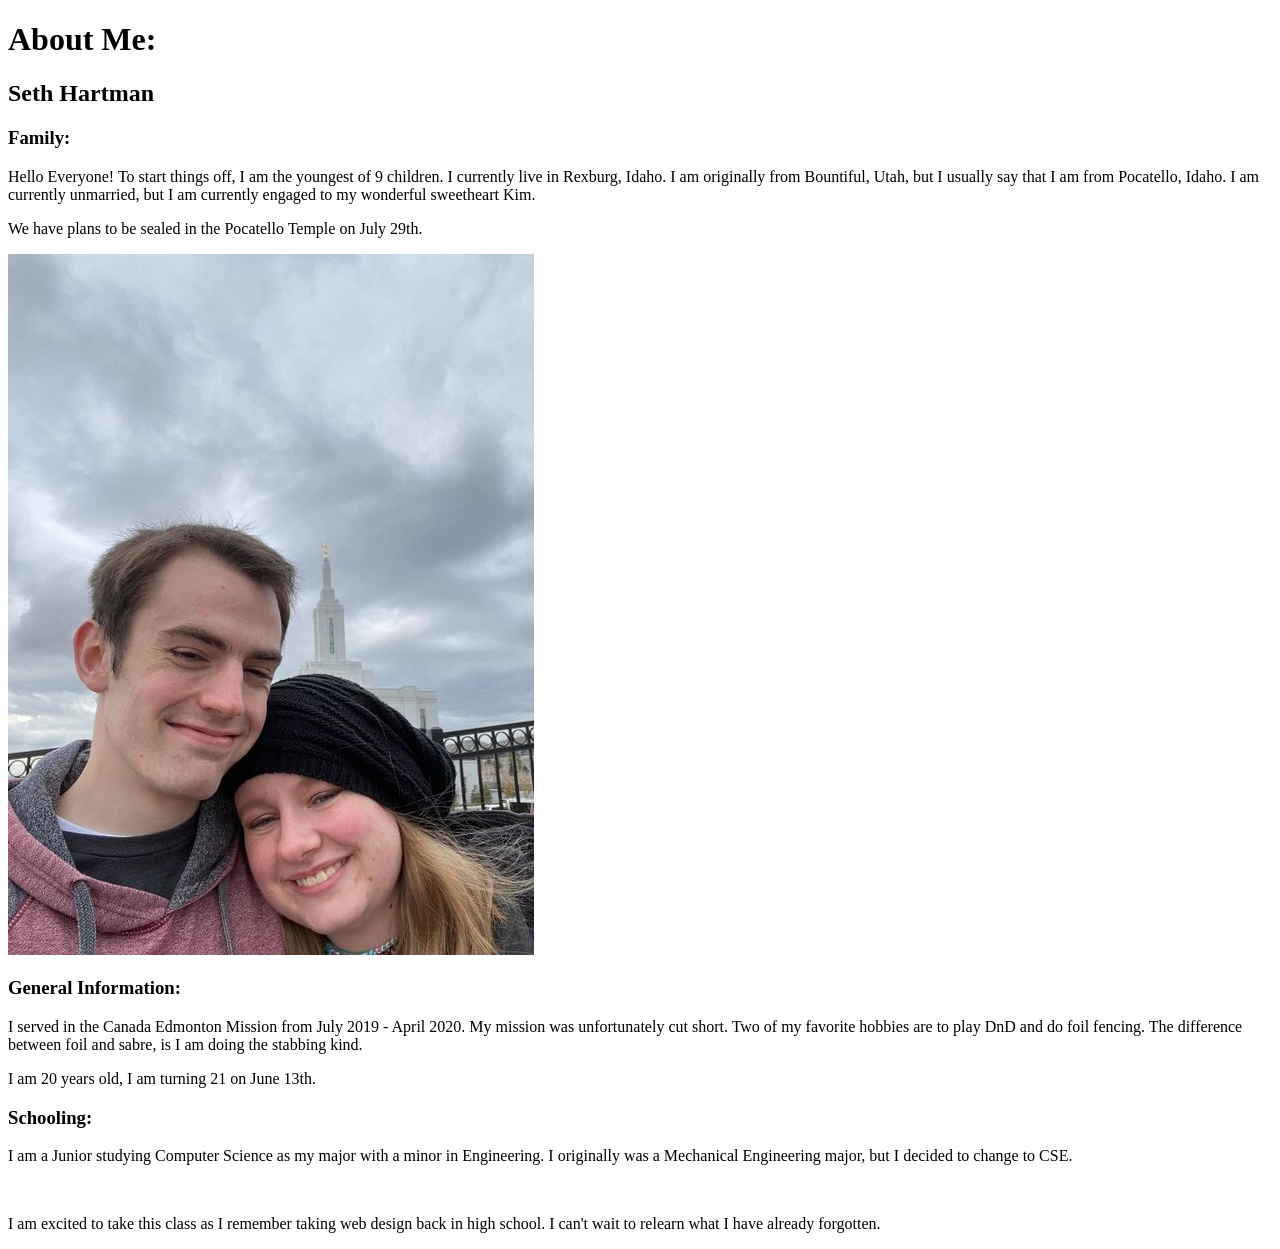
<file: About-Me/index.html>
<!DOCTYPE html>
<html lang="en">
<head>
    <meta charset="UTF-8">
    <meta http-equiv="X-UA-Compatible" content="IE=edge">
    <meta name="viewport" content="width=device-width, initial-scale=1.0">
    <title>Document</title>
</head>

<!--Main Body-->
    <body>
        <h1> About Me:</h1>
        <h2>
            Seth Hartman
        </h2>
        <h3>
            Family:
        </h3>
        <p>
            Hello Everyone! To start things off, I am the youngest of 9 children. I currently live
            in Rexburg, Idaho. I am originally from Bountiful, Utah, but I usually say that I am from Pocatello, Idaho. I am currently unmarried, but I am currently engaged to my wonderful sweetheart Kim. 
        </p>
        <p>   
            We have plans to be sealed in the Pocatello Temple on July 29th.
        </p>
        <img alt="Kim and I together" src="..\Images\Kim_and_I.jpg">
        <br>
        <h3>
            General Information:
        </h3>
        <p>
            I served in the Canada Edmonton Mission from July 2019 - April 2020. My mission was unfortunately cut short. Two of my favorite hobbies are to play DnD and do foil fencing. The difference between foil and sabre, is I am doing the stabbing kind.
        </p>
        <p>
            I am 20 years old, I am turning 21 on June 13th. 
        </p>
        <h3>
            Schooling:
        </h3>
        <p>
            I am a Junior studying Computer Science as my major with a minor in Engineering. I originally was a Mechanical Engineering major, but I decided to change to CSE.
        </p>
        <br>
        <p>
            I am excited to take this class as I remember taking web design back in high school. I can't wait to relearn what I have already forgotten.
        </p>
    </body>
</html>
</file>
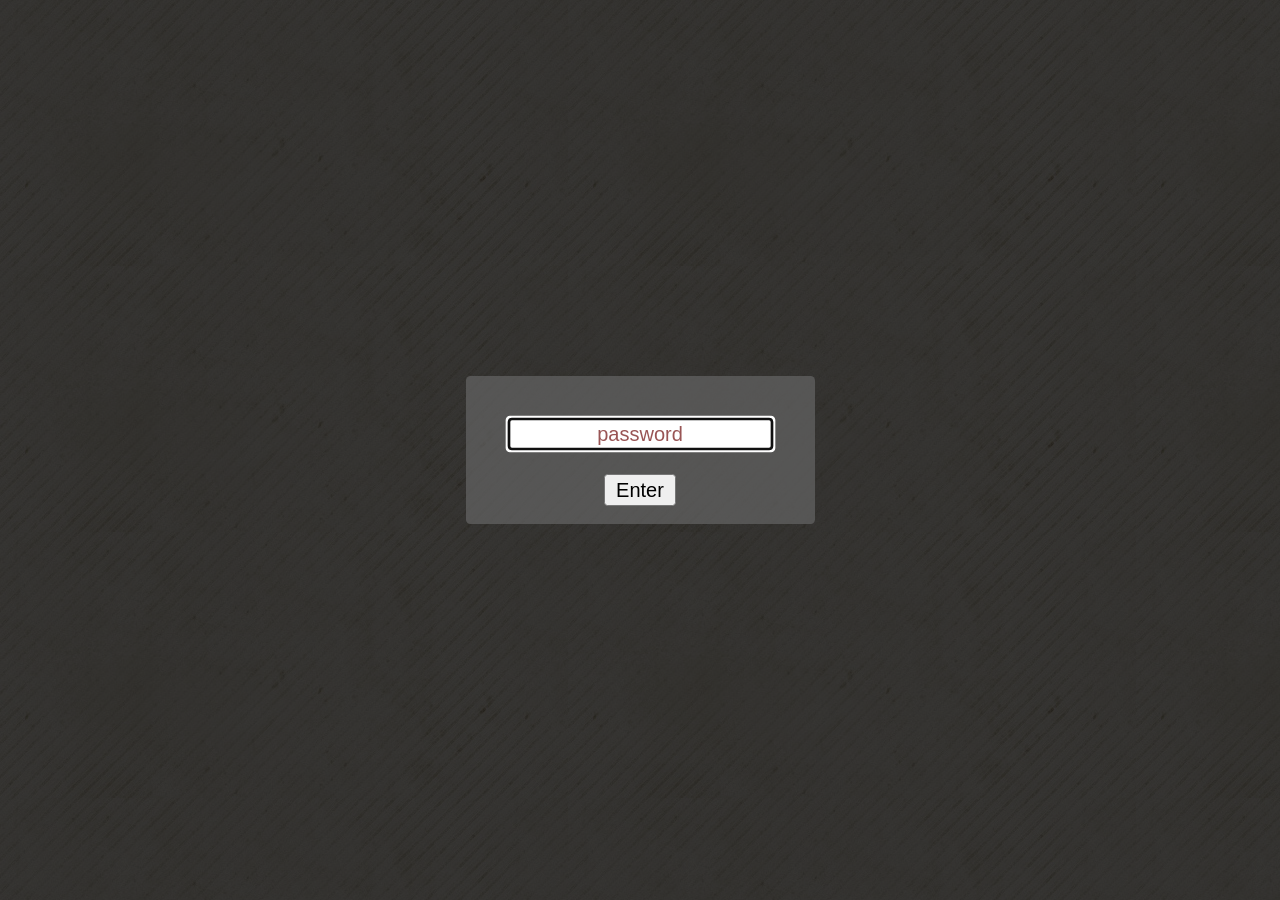
<file: me201-notes/index.html>
<!DOCTYPE html>
<html>

<head>
	<meta charset="UTF-8">
	<meta http-equiv="X-UA-Compatible" content="IE=edge">
	<meta name="viewport" content="width=device-width, initial-scale=1.0">
	<title>Document</title>
	<link rel="stylesheet" href="styles/style-password.css">
</head>

<!-- Need to make sure that I mess with the color schemes and that I ensure that a background image is replaced-->
<body>
	<div id="loginbox" class="lightbox">
		<div class="horizontal">
			<div class="vertical">
				<div class="box">
					<input style="margin: 16px; text-align: center;" id="password" type="password"
						placeholder="password" /> <br />
					<button id="loginbutton" type="button">Enter</button>
					<p id="wrongPassword" style="display: none">wrong password</p>
				</div>
			</div>
		</div>
	</div>

	<script type="text/javascript" src="https://code.jquery.com/jquery-1.12.0.min.js"></script>

	<script type="text/javascript"
		src="https://rawcdn.githack.com/chrisveness/crypto/7067ee62f18c76dd4a9d372a00e647205460b62b/sha1.js"></script>

	<script type="text/javascript">
		"use strict";

		function loadPage(pwd) {

			var hash = pwd;
			hash = Sha1.hash(pwd);
			var url = hash + "/index.html";

			$.ajax({
				url: url,
				dataType: "html",
				success: function (data) {

					window.location = url;

				},
				error: function (xhr, ajaxOptions, thrownError) {

					parent.location.hash = hash;

					//$("#wrongPassword").show();
					$("#password").attr("placeholder", "wrong password");
					$("#password").val("");
				}
			});
		}

		$("#loginbutton").on("click", function () {
			loadPage($("#password").val());
		});
		$("#password").keypress(function (e) {
			if (e.which == 13) {

				loadPage($("#password").val());
			}
		});
		$("#password").focus();

	</script>

</body>

</html>
</file>
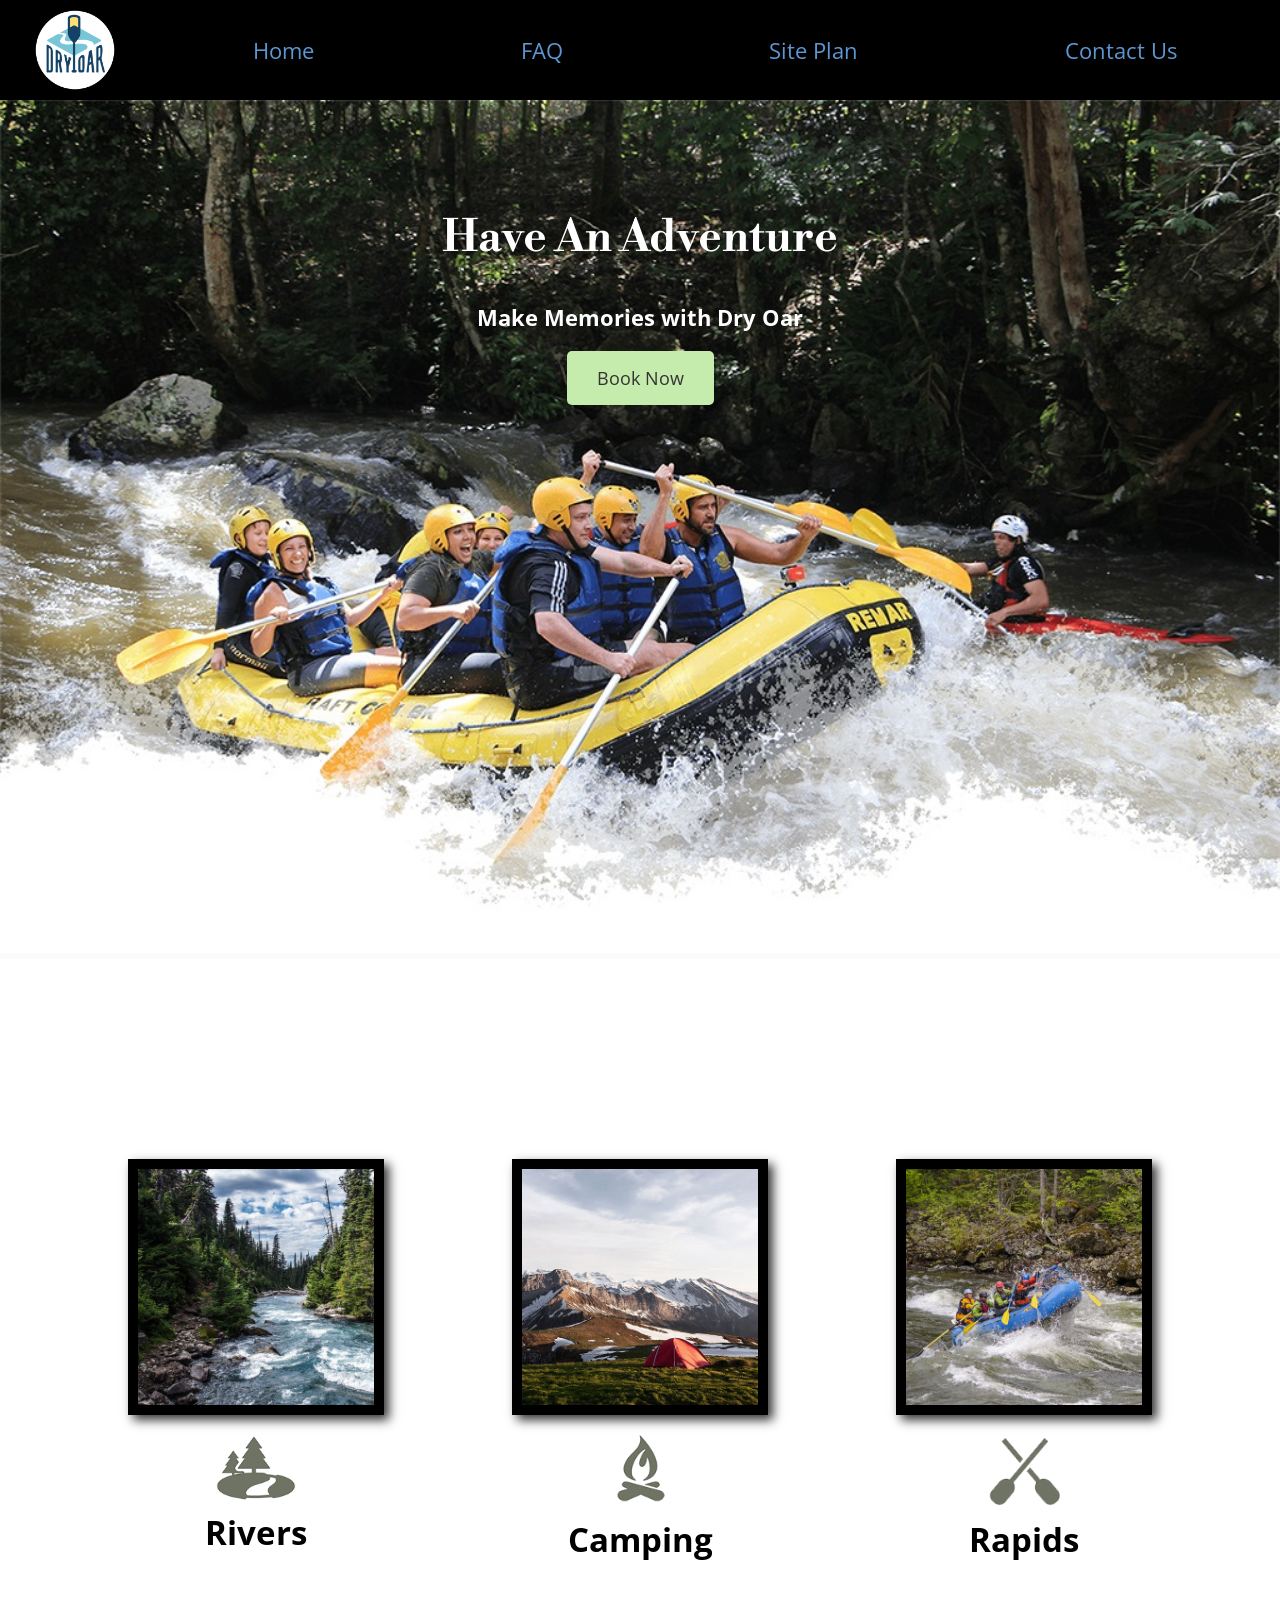
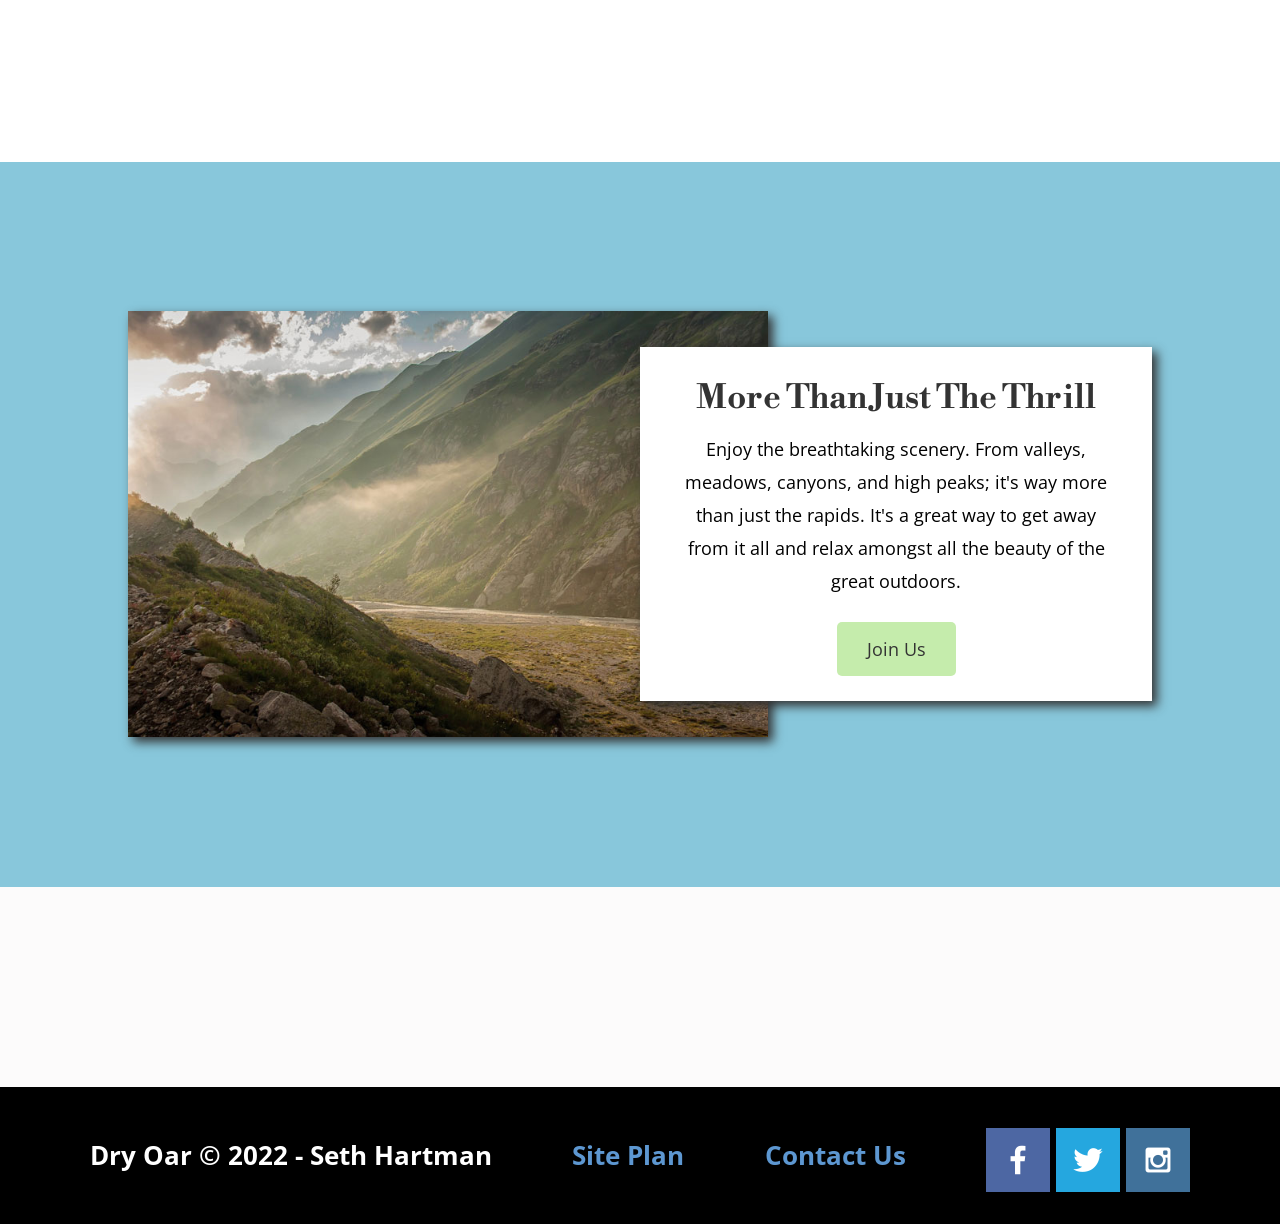
<file: wwr/index.html>
<!DOCTYPE html>
<html lang="en">

<head>
    <meta charset="UTF-8">
    <meta http-equiv="X-UA-Compatible" content="IE=edge">
    <meta name="viewport" content="width=device-width, initial-scale=1.0">
    <link rel="stylesheet" href="styles/style.css">
    <title>Whitewater Rafting Vacations | Dry Oar Boating | Home</title>
</head>

<body>
    <div id="content">
        <header>
            <a id="logo_link" href="index.html">
                <img class="logo" src="../Images/logo-rafting.png" alt="Dry Oar Logo">
            </a>
            <nav>
                <a href="index.html">Home</a>
                <a href="faq.html">FAQ</a>
                <a href="site-plan-rafting.html">Site Plan</a>
                <a href="contactus.html">Contact Us</a>
            </nav>
        </header>
        <div id="hero">
            <div id="hero-box">
                <img id="hero-img" src="../Images/hero-rafting.jpg" alt="People enjoying white water rafting">
            </div>
            <section id="hero-msg">
                <h1 class="home-title">Have An Adventure</h1>
                <h4>Make Memories with Dry Oar </h4>
                <div class='button-box'>
                    <a class='book' href="rates.html">Book Now</a>
                </div>
            </section>
        </div>
        <main class="home-grid">
            <section class="rivers-card">
                <img class="card-img" src="../Images/rivers-rafting.jpg" alt="river in forest">
                <img class="icon" src="../Images/river_icon-rafting.png" alt="river icon">
                <h2>Rivers</h2>
            </section>
            <section class="camping-card">
                <img class="card-img" src="../Images/camping-rafting.jpg" alt="tent in mountains">
                <img class="icon" src="../Images/fire_icon-rafting.png" alt="fire icon">
                <h2>Camping</h2>
            </section>
            <section class="rapids-card">
                <img class="card-img" src="../Images/rapids-rafting.jpg" alt="rafting boat">
                <img class="icon" src="../Images/oars-rafting.png" alt="oars icon">
                <h2>Rapids</h2>
            </section>
            <div id="background"></div>
            <img class="mountains" src="../Images/mountains-rafting.jpg" alt="Misty mountains">
            <section class="msg">
                <h2>More Than Just The Thrill</h2>
                <p>Enjoy the breathtaking scenery. From valleys, meadows, canyons, and high peaks; it's way more than
                    just the rapids. It's a great way to get away from it all and relax amongst all the beauty of the
                    great outdoors. </p>
                <a class='join' href="rivers.html">Join Us</a>
            </section>
        </main>
        <footer>
            <h3>Dry Oar &copy; 2022 - Seth Hartman</h3>
            <h3><a href="site-plan-rafting.html">Site Plan</a></h3>
            <h3><a href="contactus.html">Contact Us</a></h3>
            <div class="social">
                <a href="https://facebook.com" target="_blank">
                    <img src="../Images/facebook-rafting.png" alt="fb icon">
                </a>
                <a href="https://twitter.com" target="_blank">
                    <img src="../Images/twitter-rafting.png" alt="twitter icon">
                </a>
                <a href="https://instagram.com" target="_blank">
                    <img src="../Images/instagram-rafting.png" alt="instagram icon">
                </a>
            </div>
        </footer>
    </div>
</body>

</html>
</file>
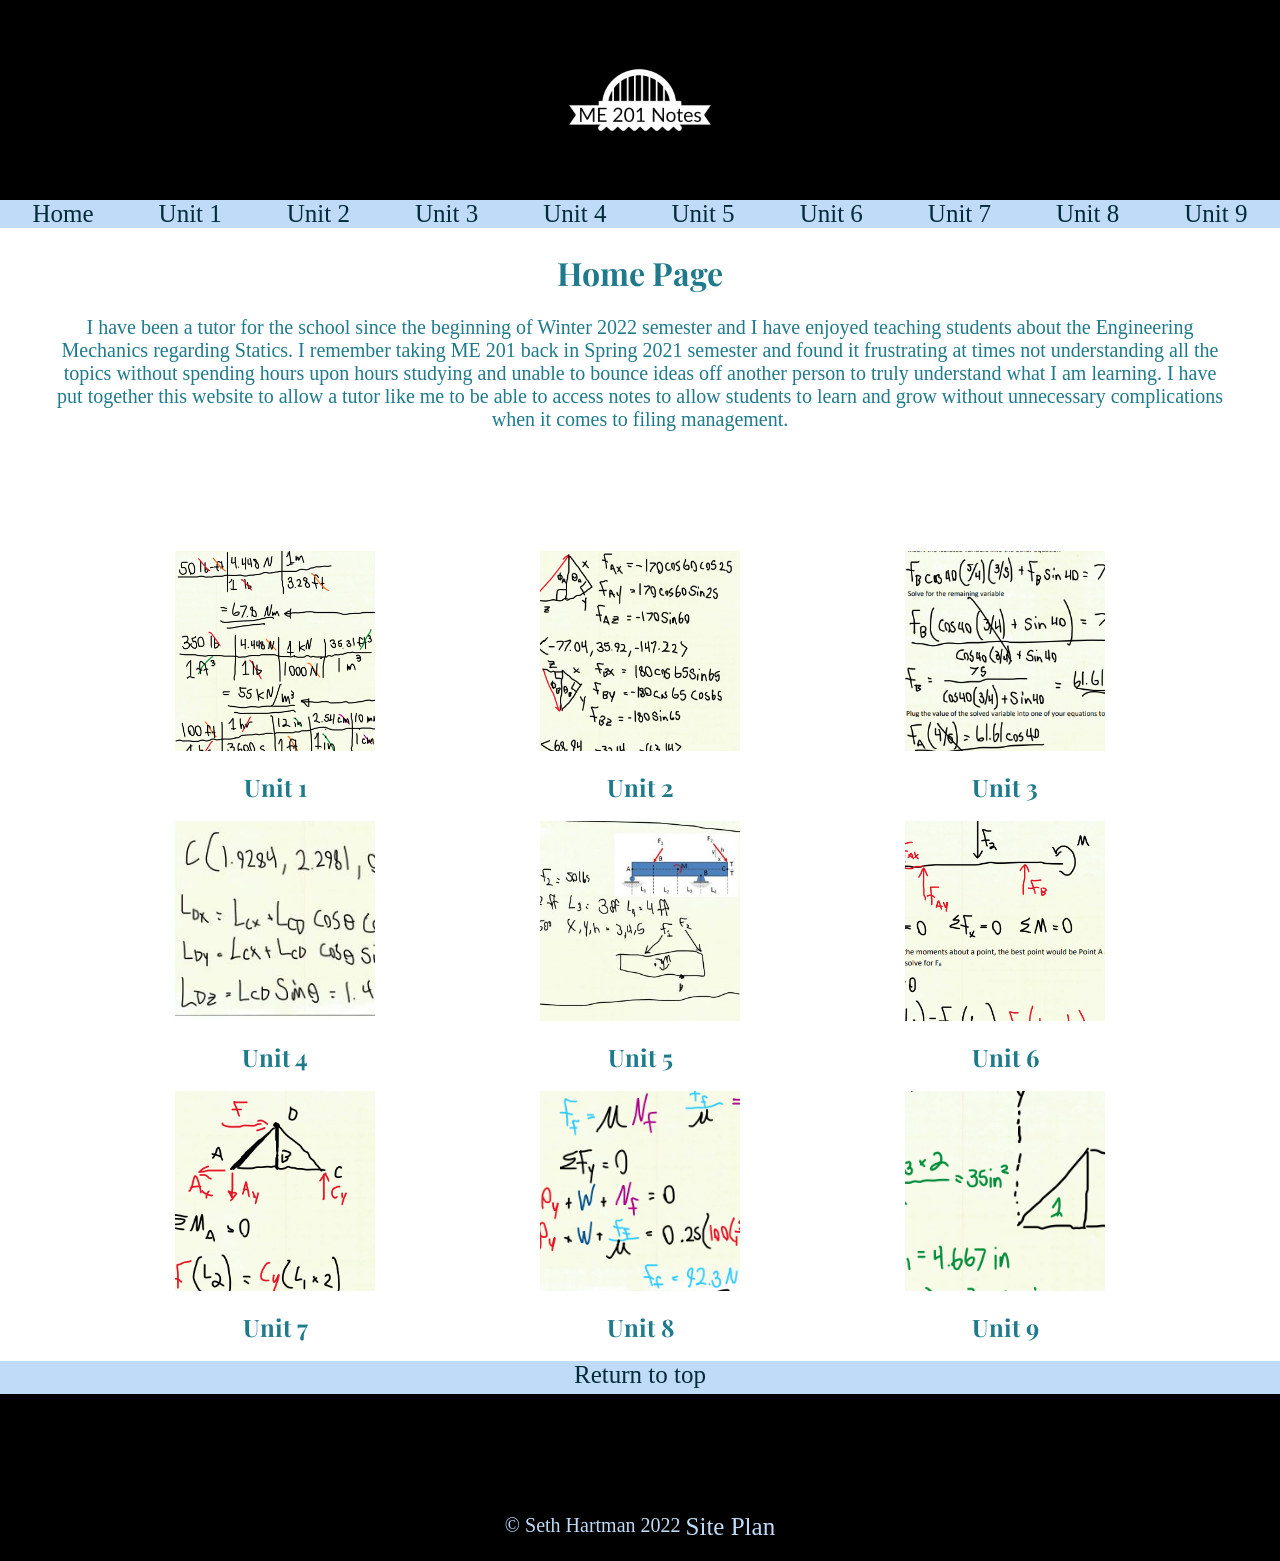
<file: me201-notes/18831843ef852e30025f79e7c03bb5710f6059a8/index.html>
<!DOCTYPE html>
<html lang="en">

<head>
    <meta charset="UTF-8">
    <meta http-equiv="X-UA-Compatible" content="IE=edge">
    <meta name="viewport" content="width=device-width, initial-scale=1.0">
    <link rel="stylesheet" href="styles/style.css">
    <title>ME 201 Tutoring Resources Home</title>
</head>

<body class="block-layout">
    <header id="header">
        <img src="../images/logos/logo-white-transparent.png" alt="ME 201 Notes">
        <nav>
            <a class="link1" href="index.html">Home</a>
            <a class="link2" href="unit-1.html">Unit 1</a>
            <a class="link3" href="unit-2.html">Unit 2</a>
            <a class="link4" href="#">Unit 3</a>
            <a class="link5" href="#">Unit 4</a>
            <a class="link6" href="#">Unit 5</a>
            <a class="link7" href="#">Unit 6</a>
            <a class="link8" href="#">Unit 7</a>
            <a class="link9" href="#">Unit 8</a>
            <a class="link10" href="#">Unit 9</a>
        </nav>
    </header>
    <main>
        <div class="main_container_center">
            <h1>Home Page</h1>
            <p>
            I have been a tutor for the school since the beginning of Winter 2022 semester and I have enjoyed teaching
            students about the Engineering Mechanics regarding Statics. I remember taking ME 201 back in Spring 2021
            semester and found it frustrating at times not understanding all the topics without spending hours upon
            hours studying and unable to bounce ideas off another person to truly understand what I am learning. I have
            put together this website to allow a tutor like me to be able to access notes to allow students to learn and
            grow without unnecessary complications when it comes to filing management.
            </p>
        </div>
        <div class="grid-home">
            <img src="../images/Unit-Pages/Home/Unit-1.png" class="grid-home-left grid-home-top-img Home" alt="Unit 1">
            <h2 class ="grid-home-left grid-home-top-label">Unit 1</h2>

            <img src="../images/Unit-Pages/Home/Unit-2.png" class="grid-home-center grid-home-top-img Home" alt="Unit 2">
            <h2 class ="grid-home-center grid-home-top-label">Unit 2</h2>

            <img src="../images/Unit-Pages/Home/Unit-3.png" class="grid-home-right grid-home-top-img Home" alt="Unit 3">
            <h2 class ="grid-home-right grid-home-top-label">Unit 3</h2>

            <img src="../images/Unit-Pages/Home/Unit-4.png" class="grid-home-left grid-home-middle-img Home" alt="Unit 4">
            <h2 class ="grid-home-left grid-home-middle-label">Unit 4</h2>

            <img src="../images/Unit-Pages/Home/Unit-5.png" class="grid-home-center grid-home-middle-img Home" alt="Unit 5">
            <h2 class ="grid-home-center grid-home-middle-label">Unit 5</h2>

            <img src="../images/Unit-Pages/Home/Unit-6.png" class="grid-home-right grid-home-middle-img Home" alt="Unit 6">
            <h2 class ="grid-home-right grid-home-middle-label">Unit 6</h2>

            <img src="../images/Unit-Pages/Home/Unit-7.png" class="grid-home-left grid-home-bottom-img Home" alt="Unit 7">
            <h2 class ="grid-home-left grid-home-bottom-label">Unit 7</h2>

            <img src="../images/Unit-Pages/Home/Unit-8.png" class="grid-home-center grid-home-bottom-img Home" alt="Unit 8">
            <h2 class ="grid-home-center grid-home-bottom-label">Unit 8</h2>

            <img src="../images/Unit-Pages/Home/Unit-9.png" class="grid-home-right grid-home-bottom-img Home" alt="Unit 9">
            <h2 class ="grid-home-right grid-home-bottom-label">Unit 9</h2>
        </div>
    </main>
    <footer id="footer">
        <nav>
            <a href="#header">Return to top</a>
        </nav>
        <p>&copy; Seth Hartman 2022 <a href="../site-plan.html">Site Plan</a></p>
    </footer>
</body>

</html>
</file>
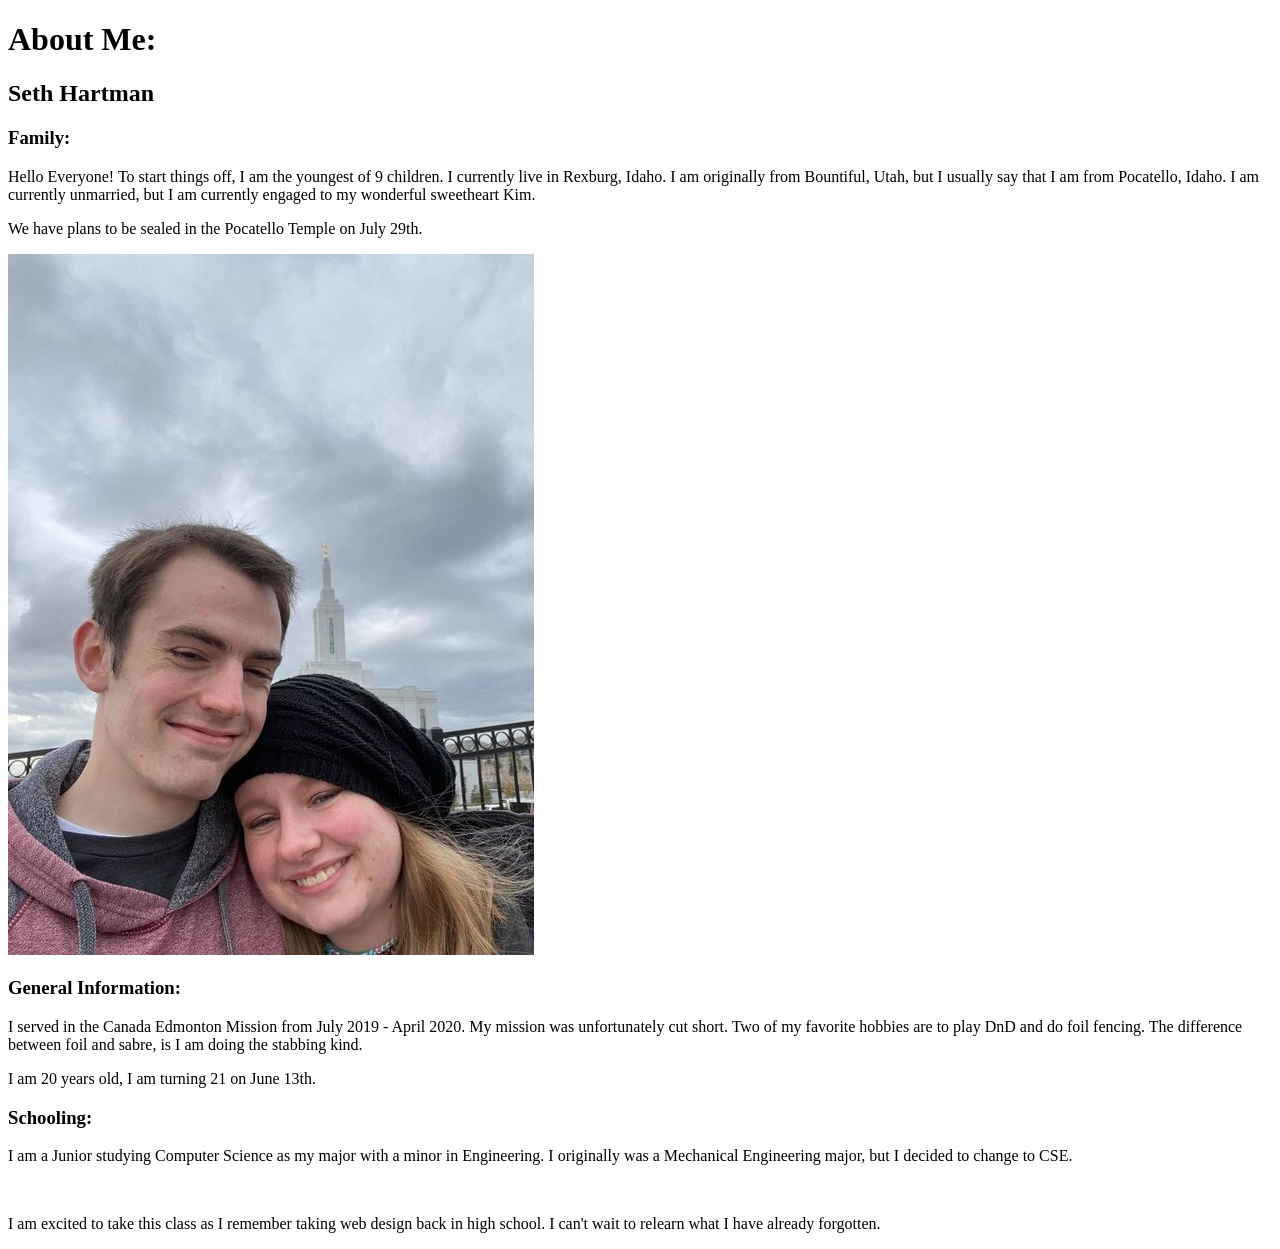
<file: Personal-Assignments/About-Me/index.html>
<!DOCTYPE html>
<html lang="en">
<head>
    <meta charset="UTF-8">
    <meta http-equiv="X-UA-Compatible" content="IE=edge">
    <meta name="viewport" content="width=device-width, initial-scale=1.0">
    <title>Document</title>
</head>

<!--Main Body-->
    <body>
        <h1> About Me:</h1>
        <h2>
            Seth Hartman
        </h2>
        <h3>
            Family:
        </h3>
        <p>
            Hello Everyone! To start things off, I am the youngest of 9 children. I currently live
            in Rexburg, Idaho. I am originally from Bountiful, Utah, but I usually say that I am from Pocatello, Idaho. I am currently unmarried, but I am currently engaged to my wonderful sweetheart Kim. 
        </p>
        <p>   
            We have plans to be sealed in the Pocatello Temple on July 29th.
        </p>
        <img alt="Kim and I together" src="..\..\Images\Kim_and_I.jpg">
        <br>
        <h3>
            General Information:
        </h3>
        <p>
            I served in the Canada Edmonton Mission from July 2019 - April 2020. My mission was unfortunately cut short. Two of my favorite hobbies are to play DnD and do foil fencing. The difference between foil and sabre, is I am doing the stabbing kind.
        </p>
        <p>
            I am 20 years old, I am turning 21 on June 13th. 
        </p>
        <h3>
            Schooling:
        </h3>
        <p>
            I am a Junior studying Computer Science as my major with a minor in Engineering. I originally was a Mechanical Engineering major, but I decided to change to CSE.
        </p>
        <br>
        <p>
            I am excited to take this class as I remember taking web design back in high school. I can't wait to relearn what I have already forgotten.
        </p>
    </body>
</html>
</file>
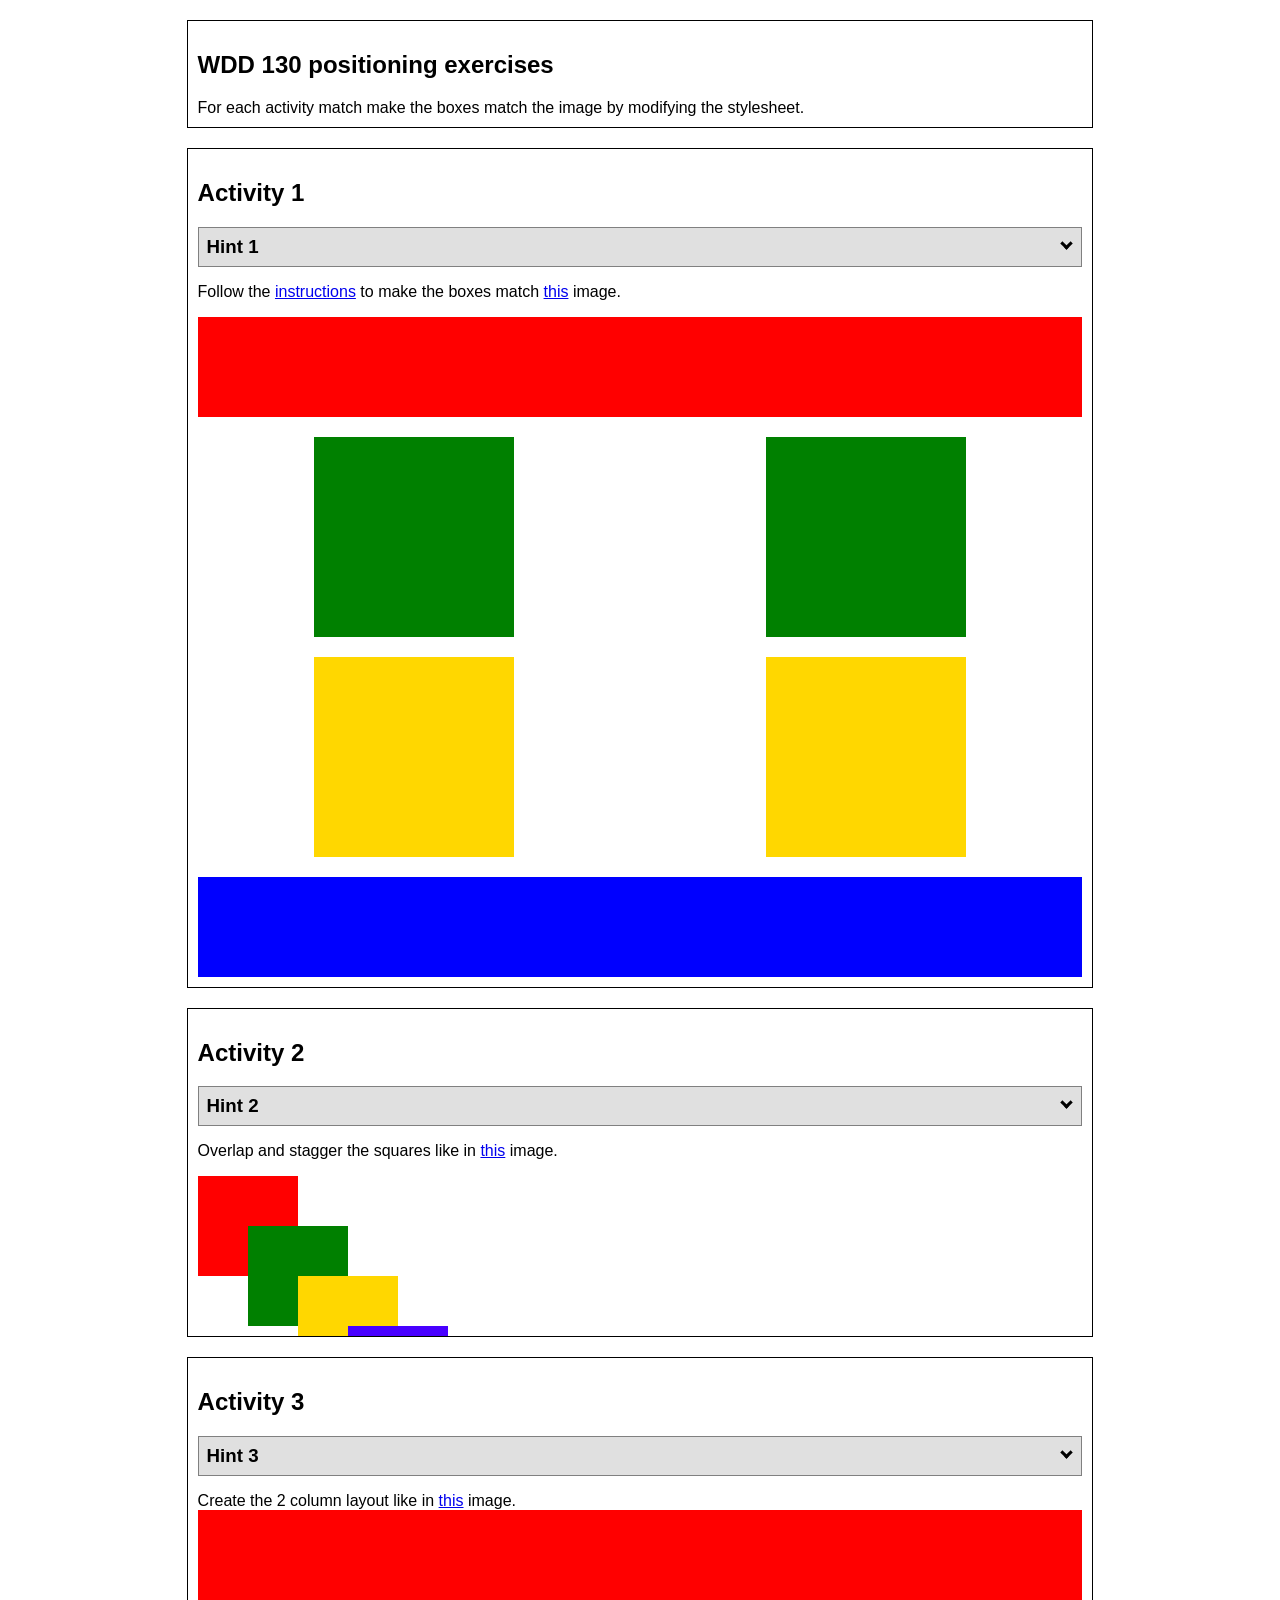
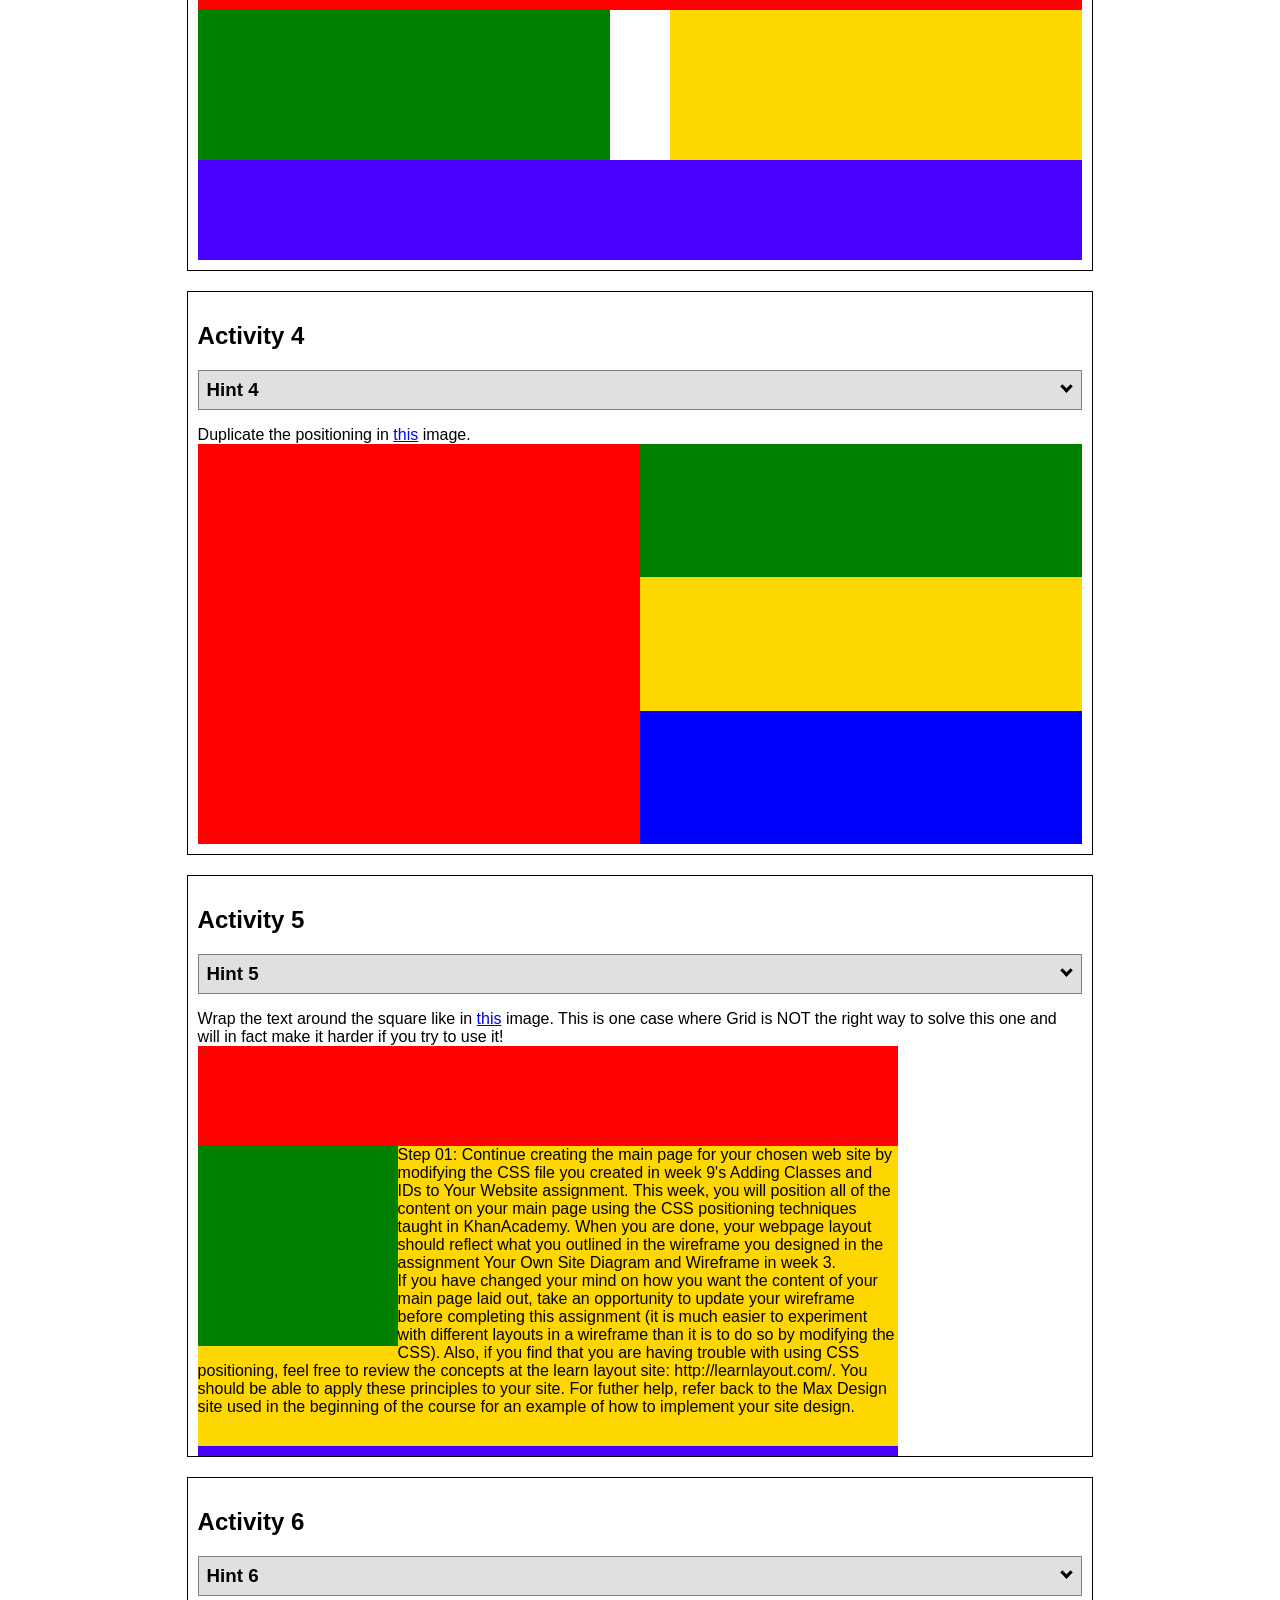
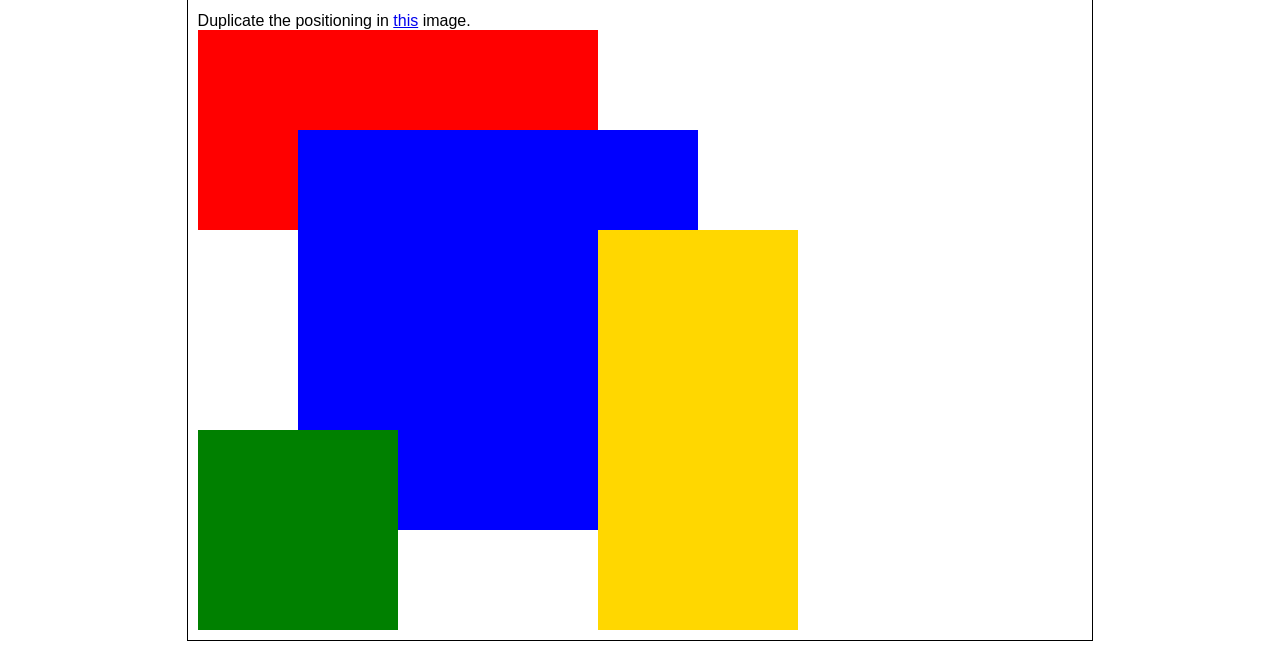
<file: positioning.html>
<!DOCTYPE html>
<html lang="en">
  <head>
    <!-- HTML - Name: positioning.html -->
    <title>Positioning Activity</title>
    <link rel="stylesheet" type="text/css" href="positionstyles.css" />
  </head>
  <body>
    <div class="activity">
      <h2>WDD 130 positioning exercises</h2>
      For each activity match make the boxes match the image by modifying the stylesheet.</div>
    <div class="activity">
      <h2>Activity 1</h2>
      <section class="hint"><input type="checkbox" ><i></i> <h3>Hint 1</h3><div><p>Check out the <a href="https://byui-wdd.github.io/wdd130/activities/w06-css-positioning.html" target="_blank">activity instructions</a> in Ilearn!</p></div></section>
      <p>Follow the <a href="https://byui-wdd.github.io/wdd130/activities/w06-css-positioning.html" target="_blank">instructions</a> to make the boxes match  <a href="https://byui-wdd.github.io/wdd130/images/example1.png" target="_blank">this</a> image.</p>
      <div class="content1" >
        <div class="red1" ></div>
        <div class="green1" ></div>
        <div class="green1" ></div>
        <div class="yellow1"></div>
        <div class="yellow1"></div>
        <div class="blue1"></div>
      </div>
    </div>
    <div class="activity">
      <h2>Activity 2</h2>
      <section class="hint"><input type="checkbox" > <h3>Hint 2</h3><i></i><div><p>Remember that the best way to shift elements around slightly on the page is with Margins.  You could also use Grid.  Either would work for this. If you choose margin, you can use a <em>negative</em> margin. (ie margin-top: -20px;)</p><h4>Properties used:</h4><ul><li>margin-top, margin-left</li><li>...or...</li><li>grid-template-columns: 50px 50px 50px 50px 50px </li></ul></div></section>
      <p>Overlap and stagger the squares like in <a href="https://byui-wdd.github.io/wdd130/images/example2.png" target="_blank">this</a> image.</p>
      <div class="content2" >
        <div class="red2" ></div>
        <div class="green2" ></div>
        <div class="yellow2"></div>
        <div class="blue2"></div>
      </div>
    </div>
    <div class="activity">
      <h2>Activity 3</h2>
      <section class="hint"><input type="checkbox" > <h3>Hint 3</h3><i></i><div><p>This one is going to be best solved with CSS Grid. Remember to make the boxes the right width first...then start moving them around. </p><h4>Properties used:</h4><ul><li>display:grid;</li><li>grid-template-columns:</li><li>grid-column-gap:</li>
        <li>grid-column:</li>  </ul></div></section>
      Create the 2 column layout like in <a href="https://byui-wdd.github.io/wdd130/images/example3.png" target="_blank">this</a>  image.
      <div class="content3" >
        <div class="red3" ></div>
        <div class="green3" ></div>
        <div class="yellow3"></div>
        <div class="blue3"></div>
      </div>
    </div>
    <div class="activity">
      <h2>Activity 4</h2>
      <section class="hint"><input type="checkbox" > <h3>Hint 4</h3><i></i><div><p>For the others we have been primarily concerned with width. For this one you will need to adjust height as well. </p><h4>Properties used:</h4><ul><li>display:grid;</li><li>grid-template-columns:</li><li>grid-row:</li></ul></div></section>
      Duplicate the positioning in <a href="https://byui-wdd.github.io/wdd130/images/example4.png" target="_blank">this</a> image. 
      <div class="content4" >
        <div class="red4" ></div>
        <div class="green4" ></div>
        <div class="yellow4"></div>
        <div class="blue4"></div>
      </div>
    </div>

    <div class="activity">
      <h2>Activity 5</h2>
      <section class="hint"><input type="checkbox" > <h3>Hint 5</h3><i></i><div><p>Grid is <strong>not</strong> the right way to do this.  In fact there is only one way to really do that...and that is with float. Remember that we float the thing we want the text to wrap around.  Also remember to start by making all the shapes the right size and shape.</p><h4>Properties used:</h4><ul><li>float: left;</li></ul></div></section>
      Wrap the text around the square like in <a href="https://byui-wdd.github.io/wdd130/images/example5.png" target="_blank">this</a> image. This is one case where Grid is NOT the right way to solve this one and will in fact make it harder if you try to use it!
      <div class="content5" >
        <div class="red5" ></div>
        <div class="green5" ></div>
        <div class="yellow5">Step 01: Continue creating the main page for your chosen web site by modifying the CSS file you created in week 9's Adding Classes and IDs to Your Website assignment. This week, you will position all of the content on your main page using the CSS positioning techniques taught in KhanAcademy. When you are done, your webpage layout should reflect what you outlined in the wireframe you designed in the assignment Your Own Site Diagram and Wireframe in week 3. <br />
          If you have changed your mind on how you want the content of your main page laid out, take an opportunity to update your wireframe before completing this assignment (it is much easier to experiment with different layouts in a wireframe than it is to do so by modifying the CSS). Also, if you find that you are having trouble with using CSS positioning, feel free to review the concepts at the learn layout site: http://learnlayout.com/. You should be able to apply these principles to your site. For futher help, refer back to the Max Design site used in the beginning of the course for an example of how to implement your site design.</div>
        <div class="blue5"></div>
      </div>
    </div>
    <div class="activity">
      <h2>Activity 6</h2>
      <section class="hint"><input type="checkbox" > <h3>Hint 6</h3><i></i><div><p>This one is all about visualizing the grid behind the layout. If you are having a hard time doing that first: all the sizes are even multiples of 100, and second here is another example with the lines drawn: <a href="https://byui-wdd.github.io/wdd130/images/example6-hint.png" target="_blank">example 6 with lines</a>. For this one you will find it easiest if you use px for the column width. You can also use <kbd>z-index</kbd> to control the element layering.    </p><h4>Properties used:</h4><ul><li>display:grid;</li><li>grid-template-columns:</li><li>grid-column:</li><li>grid-row:</li><li><a href="https://www.w3schools.com/cssref/pr_pos_z-index.asp" target="_blank">z-index:</a></li></ul></div></section>
      Duplicate the positioning in <a href="https://byui-wdd.github.io/wdd130/images/example6.png" target="_blank">this</a> image.
      <div class="content6" >
        <div class="red6" ></div>
        <div class="green6" ></div>
        <div class="yellow6"></div>
        <div class="blue6"></div>
      </div>
    </div>
  </body>
</html>
</file>
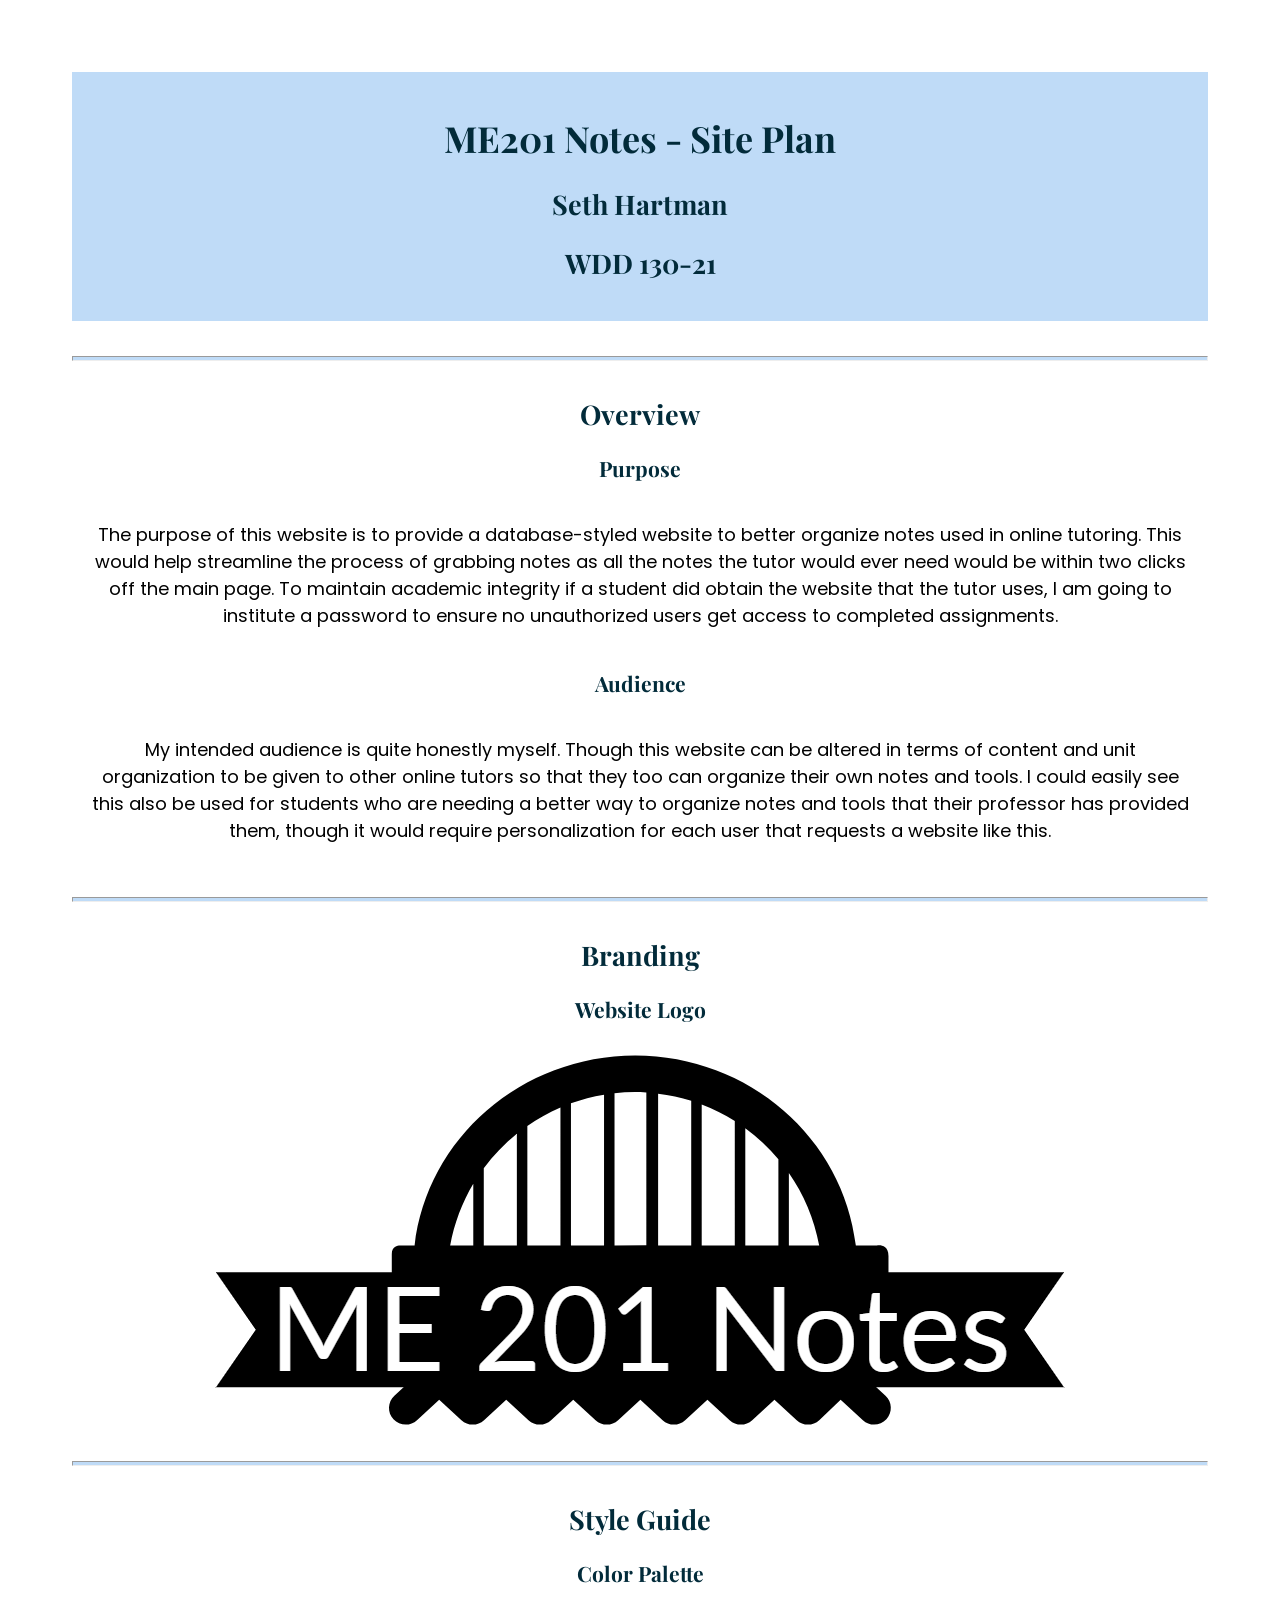
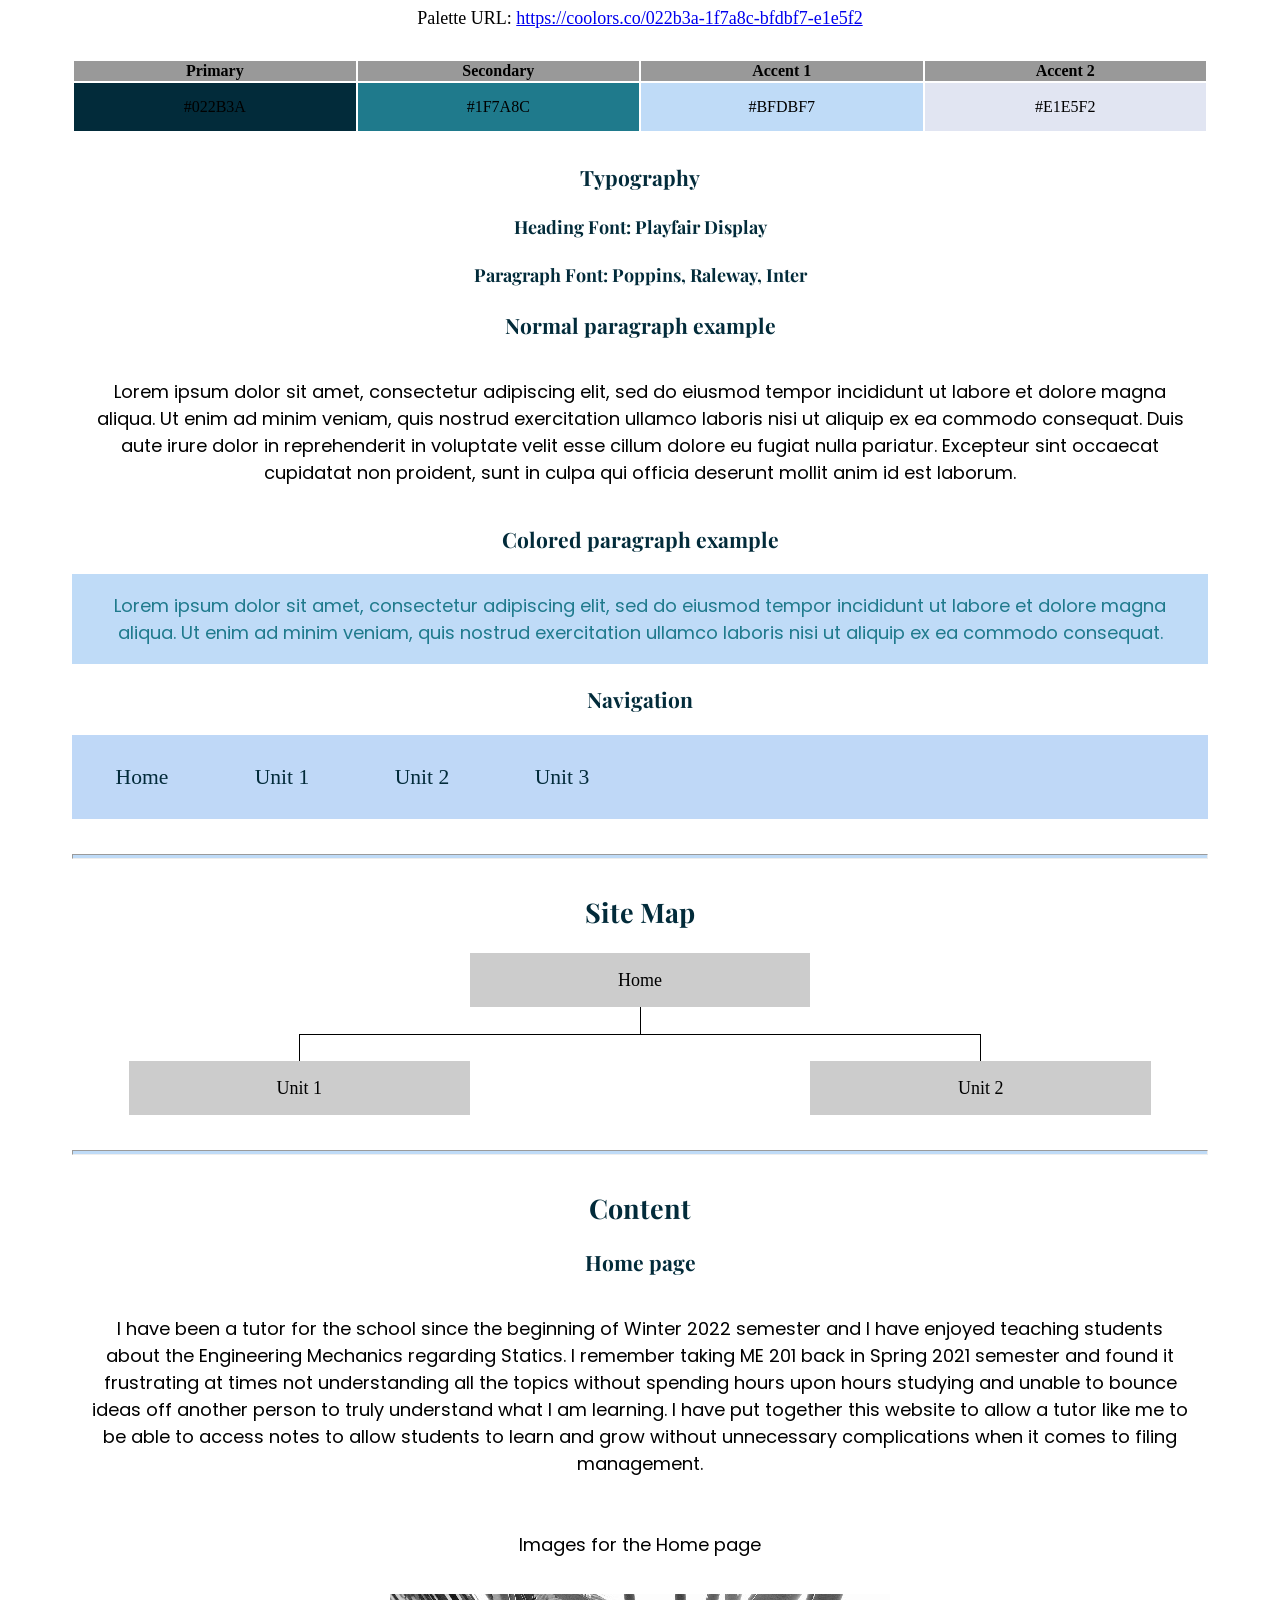
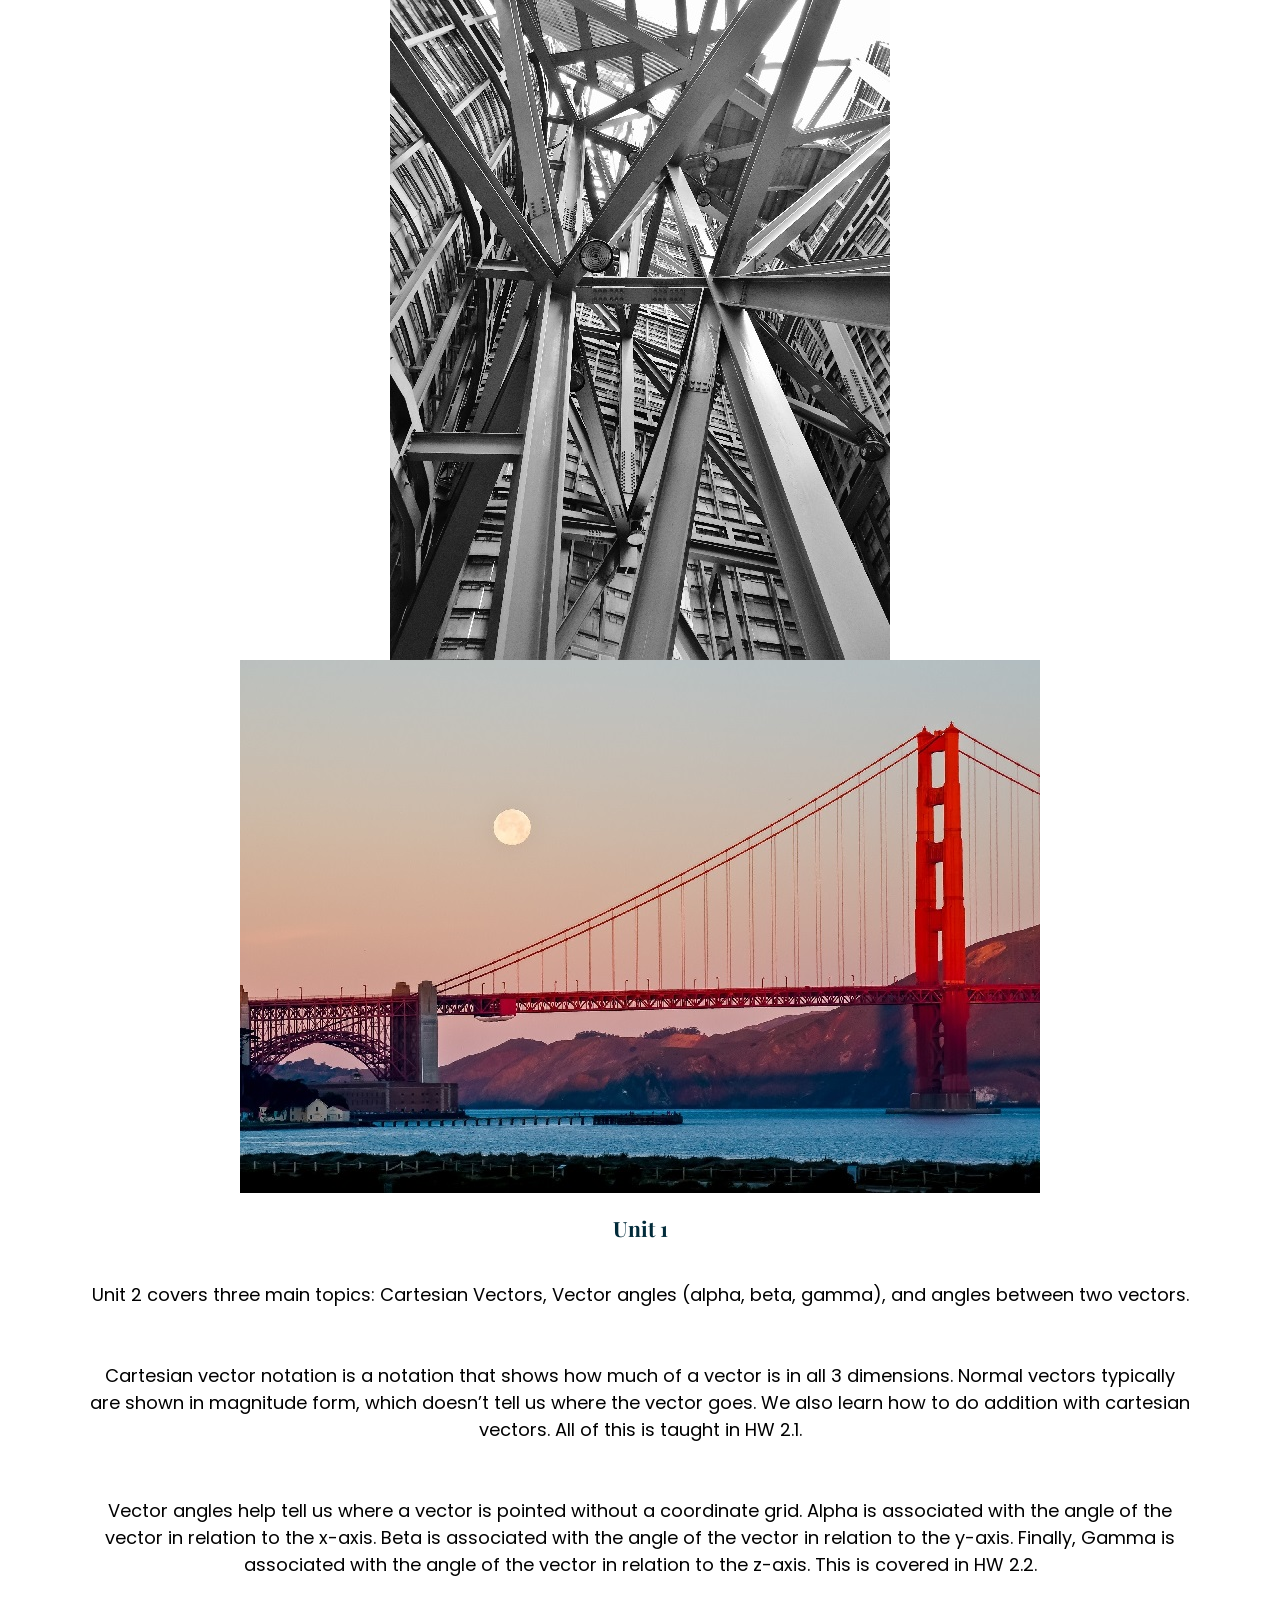
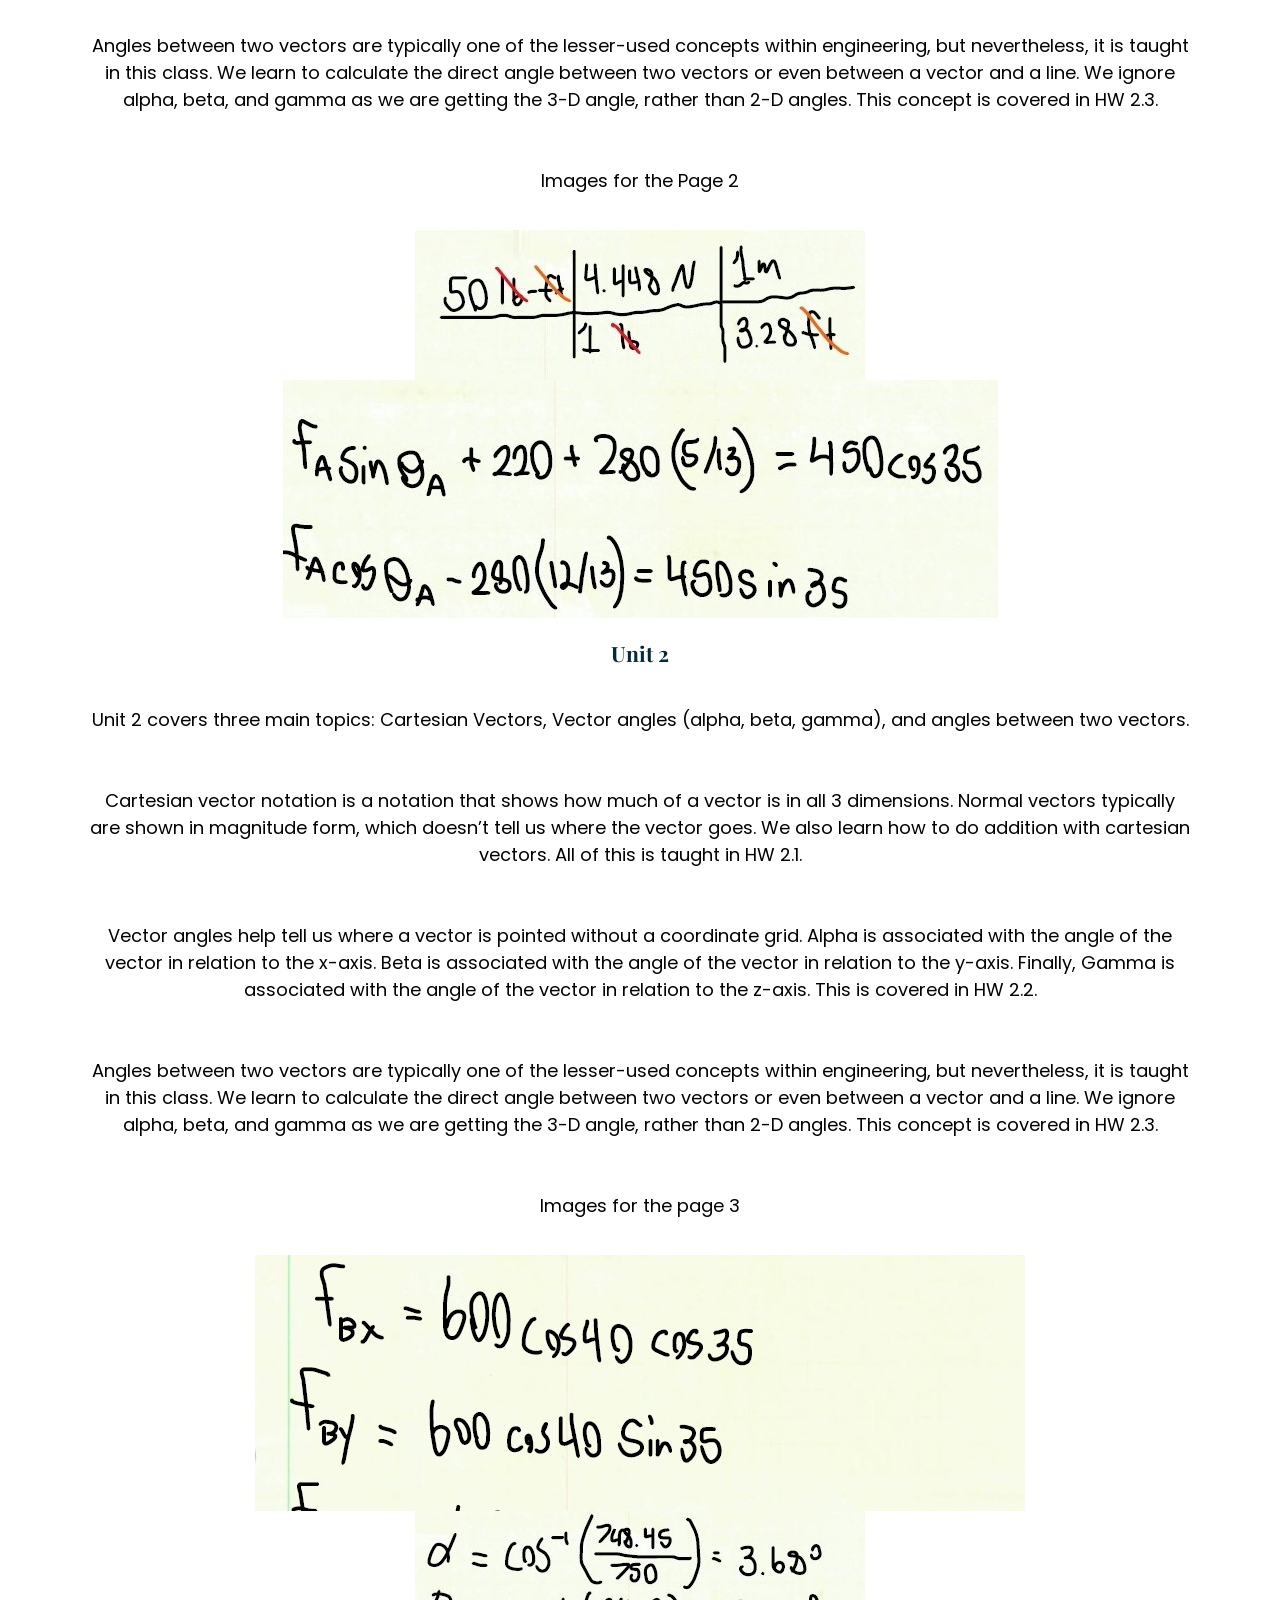
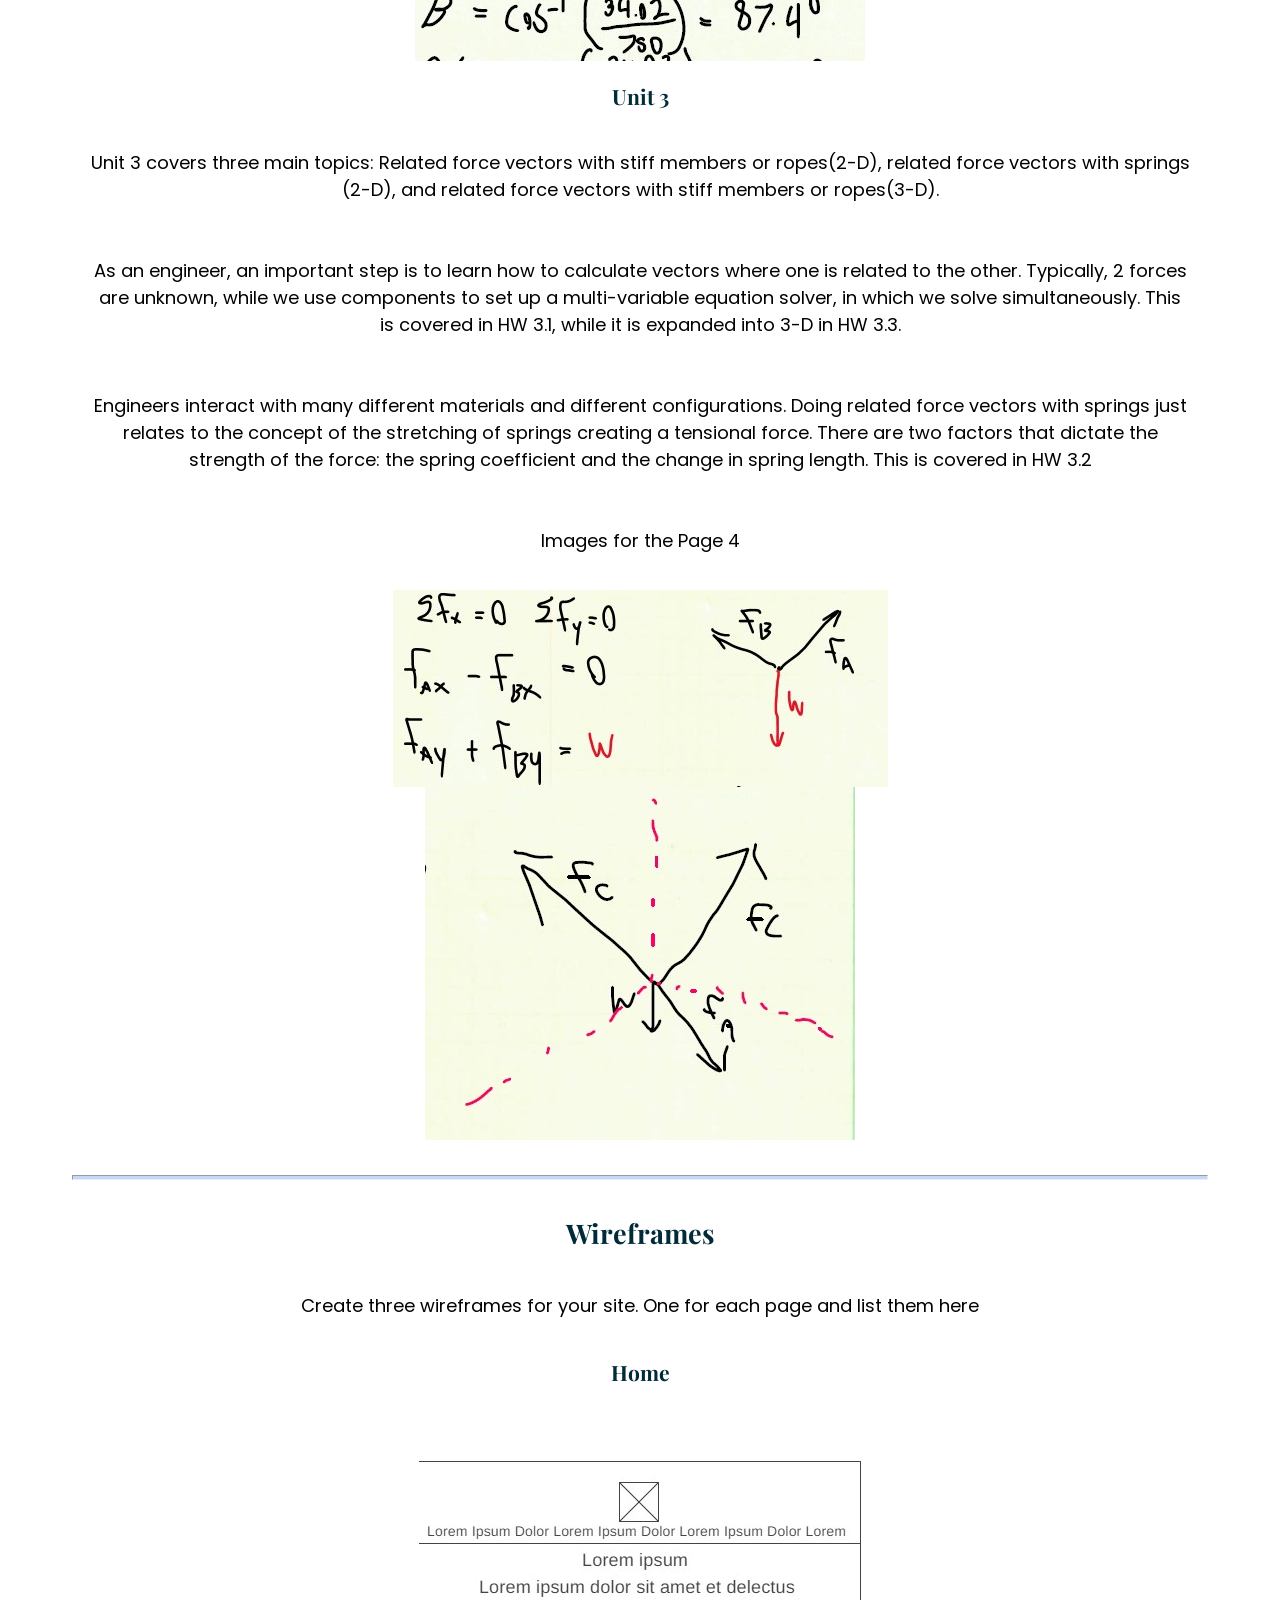
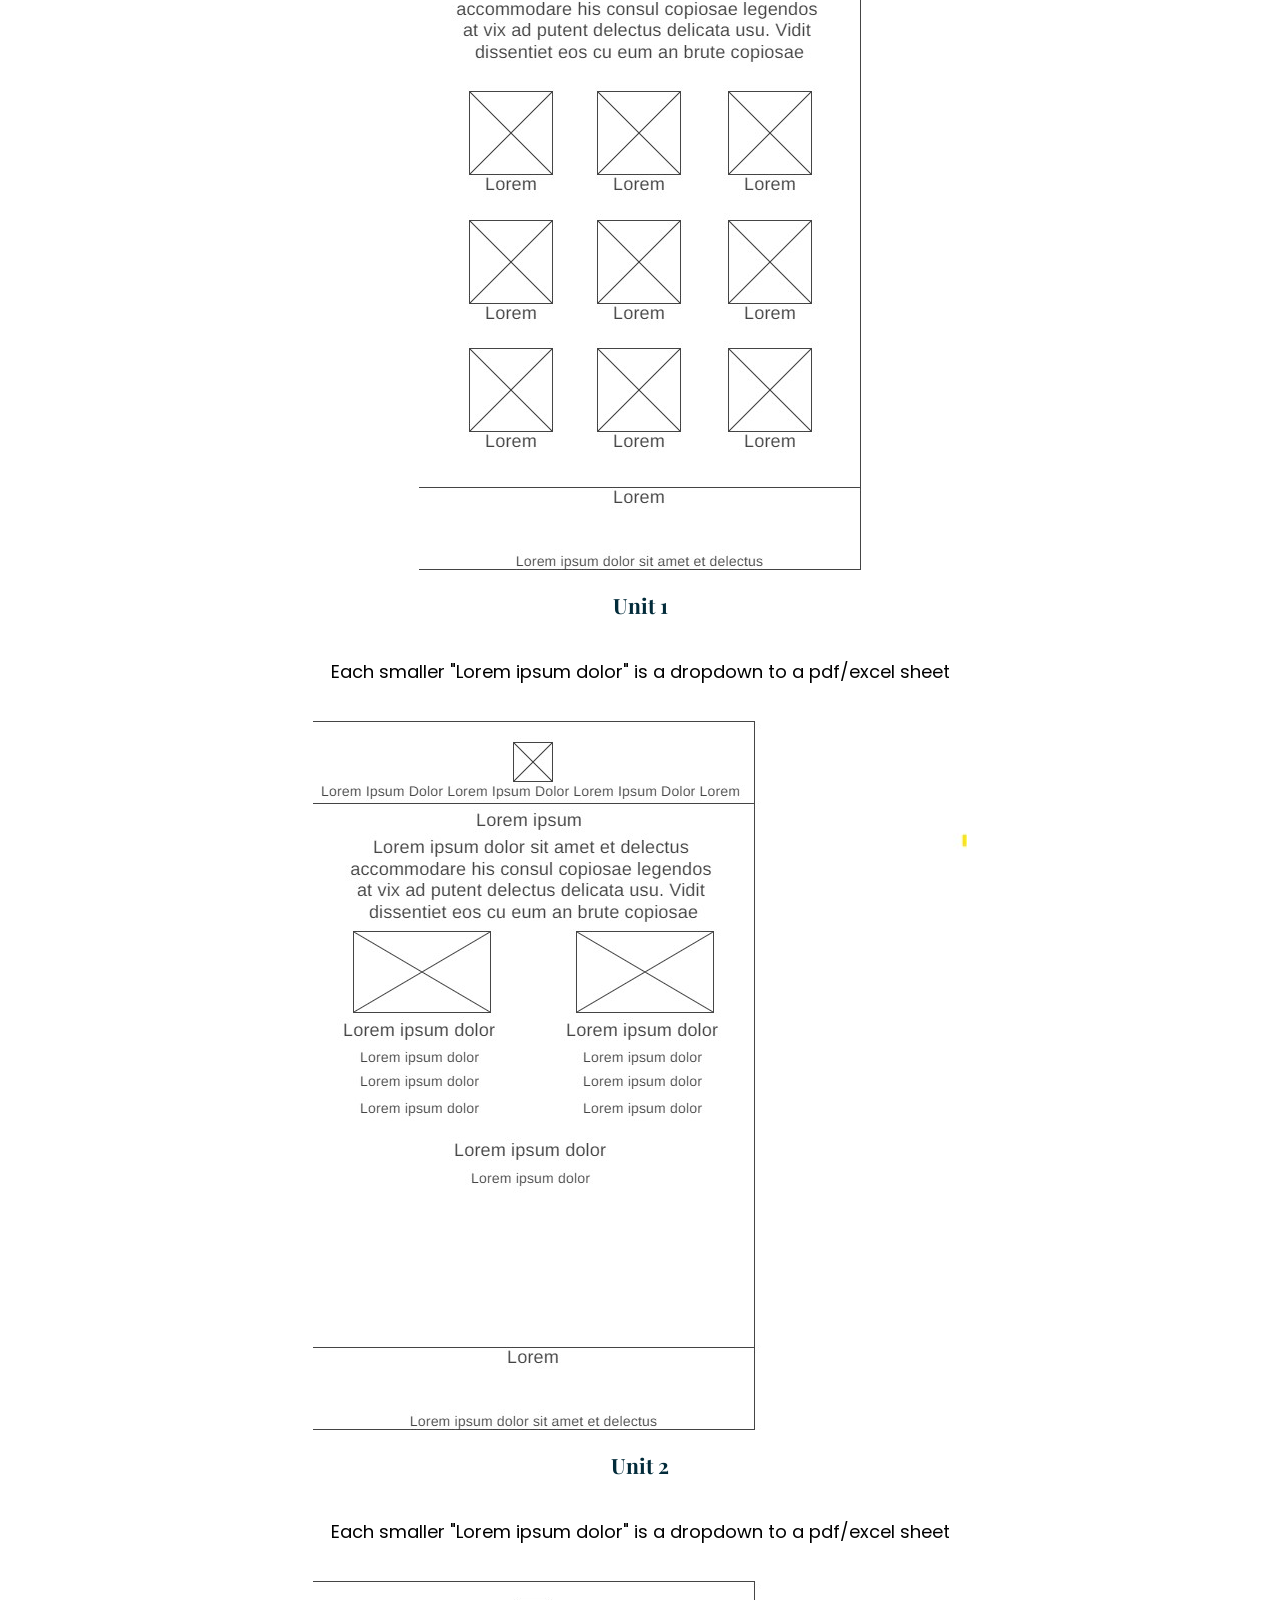
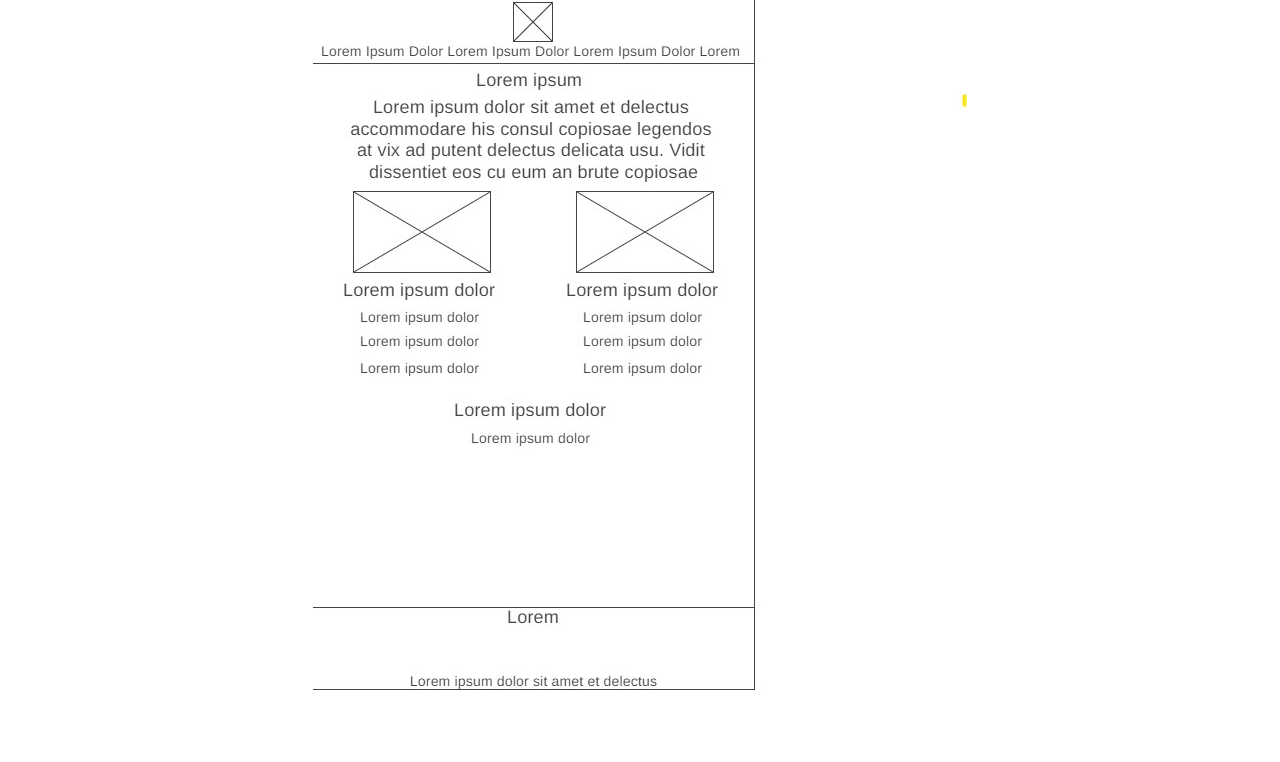
<file: me201-notes/site-plan.html>
<html lang="en-us">

<head>
    <meta charset="utf-8">
    <title>Site Plan</title>
    <link type="text/css" rel="stylesheet" href="styles/site-plan.css">
</head>

<body data-new-gr-c-s-check-loaded="14.1062.0" data-gr-ext-installed="">
    <header>
        <h1>ME201 Notes - Site Plan</h1>
        <h2>Seth Hartman</h2>
        <h2>WDD 130-21</h2>
        <!-- In the header above, add the name or your site, your name and class number. For example if you are in section 3 you would put WDD 130.03 -->
    </header>
    <main>

        <!-- ------------------------Steps 2-3------------------------------ -->
        <hr>
        <h2>Overview</h2>
        <h3>Purpose</h3>
        <p>The purpose of this website is to provide a database-styled website to better organize notes used in online
            tutoring. This would help streamline the process of grabbing notes as all the notes the tutor would ever
            need would be within two clicks off the main page. To maintain academic integrity if a student did obtain
            the website that the tutor uses, I am going to institute a password to ensure no unauthorized users get
            access to
            completed assignments.</p> <!-- change this -->


        <h3>Audience</h3>
        <p>My intended audience is quite honestly myself. Though this website can be altered in terms of content and
            unit organization to be given to other online tutors so that they too can organize their own notes and
            tools. I could easily see this also be used for students who are needing a better way to organize notes and
            tools that their professor has provided them, though it would require personalization for each user that
            requests a website like this.
        </p> <!-- change this -->

        <hr>
        <h2>Branding</h2>
        <h3>Website Logo</h3>
        <!-- Replace this with some sort of logo for your site.  A logo can be as simple as the name of your site in a nice font :) -->
        <img src="images/logos/logo-black-transparent.png" alt="Logo image">
        <hr>
        <h2>
            Style Guide
        </h2>

        <!-- ------------------------Steps 4-8------------------------------ -->

        <h3>
            Color Palette
        </h3>
        <!--  The colors you choose for a website are one of the most important decisions you will make. Follow the instructions on the activity in iLearn then return and replace the color codes below with the hex color codes (the 6 digit numbers that show at the bottom of each color) for the colors you have chosen below.  You should have at least 2 colors but do not have to fill in all 4 if you do not need them.  -->

        <!-- Copy and paste the URL to your finished palette below Make sure to paste it into both spots -->
        Palette URL: <a href="https://coolors.co/022b3a-1f7a8c-bfdbf7-e1e5f2"
            target="_blank">https://coolors.co/022b3a-1f7a8c-bfdbf7-e1e5f2</a>


        <table class="colors">
            <tbody>
                <tr>
                    <th>Primary</th>
                    <th>Secondary</th>
                    <th>Accent 1</th>
                    <th>Accent 2</th>
                </tr>
                <!-- Replace the numbers in the boxes below with your hex color codes. Then switch to the site-plan.css file and change your colors there as well. -->
                <tr>
                    <td class="primary">#022B3A</td>
                    <td class="secondary">#1F7A8C</td>
                    <td class="accent1">#BFDBF7</td>
                    <td class="accent2">#E1E5F2</td>
                </tr>
            </tbody>
        </table>

        <!-- ------------------------Step 9------------------------------ -->

        <h3>
            Typography
        </h3>
        <!-- Choose a font for your paragraphs (body copy) and headlines. What font(s) have you chosen? Why did you choose what you did?  Make sure to review the list of web safe fonts at W3Schools.org as a starting point.  Think also about which of your colors above you might use for background and font colors. -->

        <h4>
            Heading Font: Playfair Display
            <!-- change this -->
        </h4>
        <h4>
            Paragraph Font: Poppins, Raleway, Inter
            <!-- change this -->
        </h4>
        <h3>
            Normal paragraph example
        </h3>
        <p>
            Lorem ipsum dolor sit amet, consectetur adipiscing elit, sed do eiusmod tempor incididunt ut labore et
            dolore magna aliqua. Ut enim ad minim veniam, quis nostrud exercitation ullamco laboris nisi ut aliquip ex
            ea commodo consequat. Duis aute irure dolor in reprehenderit in voluptate velit esse cillum dolore eu fugiat
            nulla pariatur. Excepteur sint occaecat cupidatat non proident, sunt in culpa qui officia deserunt mollit
            anim id est laborum.
        </p>
        <h3>
            Colored paragraph example
        </h3>
        <p class="colored">
            Lorem ipsum dolor sit amet, consectetur adipiscing elit, sed do eiusmod tempor incididunt ut labore et
            dolore magna aliqua. Ut enim ad minim veniam, quis nostrud exercitation ullamco laboris nisi ut aliquip ex
            ea commodo consequat.
        </p>

        <!-- ------------------------Step 10------------------------------ -->

        <h3>
            Navigation
        </h3>
        <!-- Think about how you want your navigation bar to look. In the site-plan.css file change the colors to your colors to get the look you desire. -->
        <nav>
            <a href="#">Home</a>
            <a href="#">Unit 1</a>
            <a href="#">Unit 2</a>
            <a href="#">Unit 3</a>
        </nav>
        <hr>
        <h2>
            Site Map
        </h2>
        <div class="sitemap">
            <div class="sm-home">
                Home
            </div>
            <div class="sm-page2">
                Unit 1
                <!-- change this -->
            </div>
            <div class="sm-page3">
                Unit 2
                <!-- change this -->
            </div>


            <div class="top">
                &nbsp;
            </div>
            <div class="left">
                &nbsp;
            </div>
            <div class="right">
                &nbsp;
            </div>

        </div>

        <!-- --------Content Section -------------- -->
        <hr>
        <h2>
            Content
        </h2>
        <h3>Home page</h3>
        <p>
            I have been a tutor for the school since the beginning of Winter 2022 semester and I have enjoyed teaching
            students about the Engineering Mechanics regarding Statics. I remember taking ME 201 back in Spring 2021
            semester and found it frustrating at times not understanding all the topics without spending hours upon
            hours studying and unable to bounce ideas off another person to truly understand what I am learning. I have
            put together this website to allow a tutor like me to be able to access notes to allow students to learn and
            grow without unnecessary complications when it comes to filing management.
        </p>
        <p>Images for the Home page</p>
        <img src="images/Unit Pages/Home/black-white-beams.jpg" alt="image for homepage">
        <img src="images/Unit Pages/Home/red-bridge.jpg" alt="image for homepage">


        <h3>Unit 1</h3>
        <p>
            Unit 2 covers three main topics: Cartesian Vectors, Vector angles (alpha, beta, gamma), and angles between
            two vectors.
        </p>
        <p>
            Cartesian vector notation is a notation that shows how much of a vector is in all 3 dimensions. Normal
            vectors typically are shown in magnitude form, which doesn’t tell us where the vector goes. We also learn
            how to do addition with cartesian vectors. All of this is taught in HW 2.1.
        </p>
        <p>
            Vector angles help tell us where a vector is pointed without a coordinate grid. Alpha is associated with the
            angle of the vector in relation to the x-axis. Beta is associated with the angle of the vector in relation
            to the y-axis. Finally, Gamma is associated with the angle of the vector in relation to the z-axis. This is
            covered in HW 2.2.
        </p>
        <p>
            Angles between two vectors are typically one of the lesser-used concepts within engineering, but
            nevertheless, it is taught in this class. We learn to calculate the direct angle between two vectors or even
            between a vector and a line. We ignore alpha, beta, and gamma as we are getting the 3-D angle, rather than
            2-D angles. This concept is covered in HW 2.3.
        </p>
        <p>Images for the Page 2</p>
        <img src="images/Unit Pages/Unit 1/1.1.jpg" alt="image for page">
        <img src="images/Unit Pages/Unit 1/1.3.jpg" alt="image for page">


        <h3>Unit 2</h3>
        <p>
            Unit 2 covers three main topics: Cartesian Vectors, Vector angles (alpha, beta, gamma), and angles between
            two vectors.
        </p>
        <p>
            Cartesian vector notation is a notation that shows how much of a vector is in all 3 dimensions. Normal
            vectors typically are shown in magnitude form, which doesn’t tell us where the vector goes. We also learn
            how to do addition with cartesian vectors. All of this is taught in HW 2.1.
        </p>
        <p>
            Vector angles help tell us where a vector is pointed without a coordinate grid. Alpha is associated with the
            angle of the vector in relation to the x-axis. Beta is associated with the angle of the vector in relation
            to the y-axis. Finally, Gamma is associated with the angle of the vector in relation to the z-axis. This is
            covered in HW 2.2.
        </p>
        <p>
            Angles between two vectors are typically one of the lesser-used concepts within engineering, but
            nevertheless, it is taught in this class. We learn to calculate the direct angle between two vectors or even
            between a vector and a line. We ignore alpha, beta, and gamma as we are getting the 3-D angle, rather than
            2-D angles. This concept is covered in HW 2.3.
        </p>
        <p>Images for the page 3</p>
        <img src="images/Unit Pages/Unit 2/2.1.jpg" alt="image for page3">
        <img src="images/Unit Pages/Unit 2/2.2.jpg" alt="image for page3">


        <h3>Unit 3</h3>
        <p>
            Unit 3 covers three main topics: Related force vectors with stiff members or ropes(2-D), related force
            vectors with springs (2-D), and related force vectors with stiff members or ropes(3-D).
        </p>
        <p>
            As an engineer, an important step is to learn how to calculate vectors where one is related to the other.
            Typically, 2 forces are unknown, while we use components to set up a multi-variable equation solver, in
            which we solve simultaneously. This is covered in HW 3.1, while it is expanded into 3-D in HW 3.3.
        </p>
        <p>
            Engineers interact with many different materials and different configurations. Doing related force vectors
            with springs just relates to the concept of the stretching of springs creating a tensional force. There are
            two factors that dictate the strength of the force: the spring coefficient and the change in spring length.
            This is covered in HW 3.2
        </p>
        <p>Images for the Page 4</p>
        <img src="images/Unit Pages/Unit 3/3.1.jpg" alt="image for page4">
        <img src="images/Unit Pages/Unit 3/3.3.jpg" alt="image for page4">


        <hr>
        <h2>
            Wireframes
        </h2>
        <p>
            Create three wireframes for your site. One for each page and list them here</p>

        <h3>Home</h3>
        <p>
        
        </p>
        <img src="images/Wireframes/Home.jpg" alt="home page wireframe">

        <h3>Unit 1</h3>
        <p>
            Each smaller "Lorem ipsum dolor" is a dropdown to a pdf/excel sheet
        </p>
        <img src="images/Wireframes/Unit-template.jpg" alt="page 2 wireframe">

        <h3>Unit 2</h3>
        <p>
            Each smaller "Lorem ipsum dolor" is a dropdown to a pdf/excel sheet
        </p>
        <img src="images/Wireframes/Unit-template.jpg" alt="page 3 wireframe">
    </main>


</body>

</html>
</file>
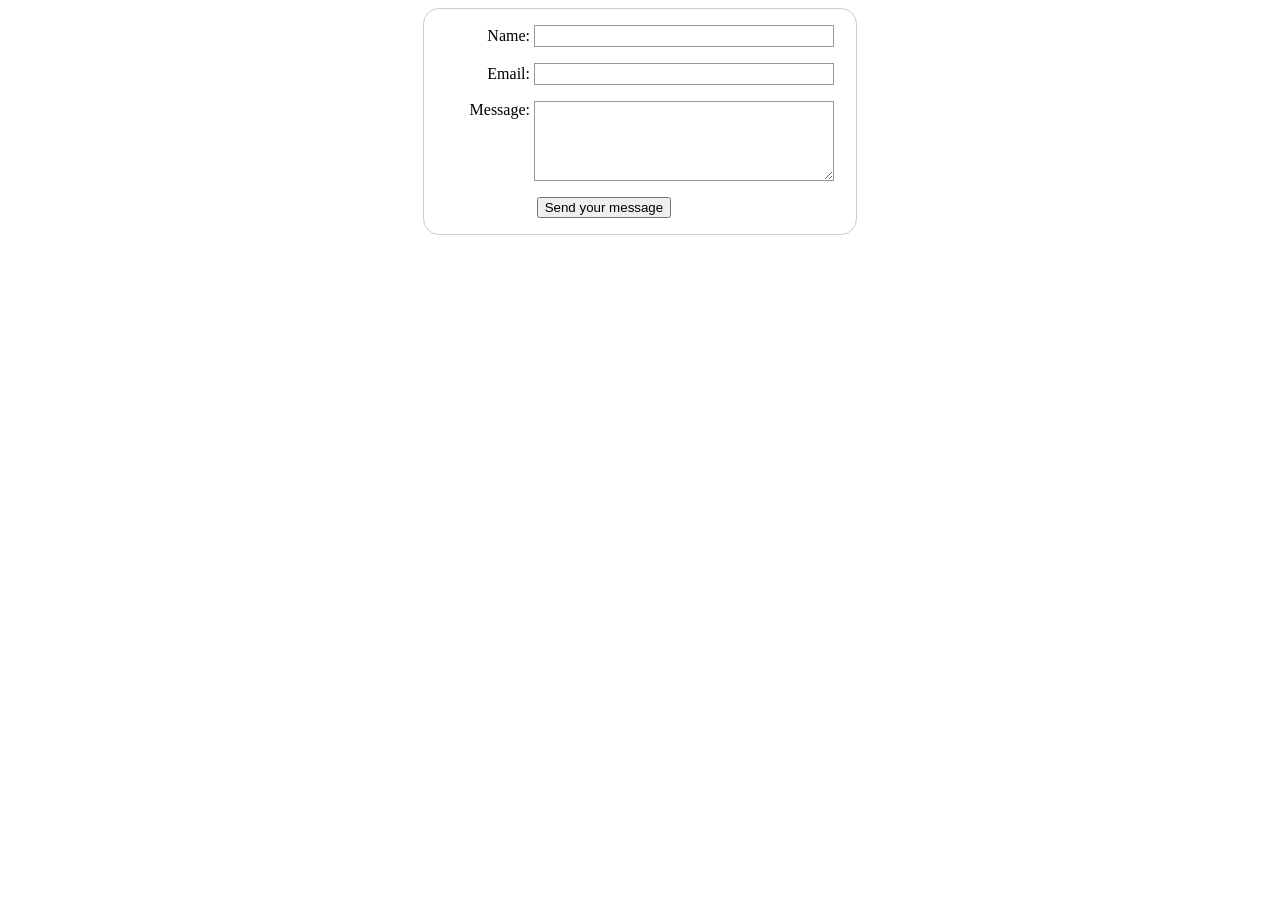
<file: wwr/contactus.html>
<!DOCTYPE html>
<html lang="en">

<head>
    <meta charset="UTF-8">
    <meta http-equiv="X-UA-Compatible" content="IE=edge">
    <meta name="viewport" content="width=device-width, initial-scale=1.0">
    <title>Contact Us</title>
    <link rel="stylesheet" href="styles/contactus.css">
</head>

<body>
    <div id="feedback"></div>
    <form action="/my-handling-form-page" method="post">
        <ul>
            <li>
                <label for="name">Name:</label>
                <input type="text" id="name" name="user_name">
            </li>
            <li>
                <label for="mail">Email:</label>
                <input type="email" id="mail" name="user_email">
            </li>
            <li>
                <label for="msg">Message:</label>
                <textarea id="msg" name="user_message"></textarea>
            </li>
            <li class="button">
                <button type="submit">Send your message</button>
            </li>
        </ul>
    </form>
    <script>
        // get the feedback div element so we can do something with it.
        const feedbackElement = document.getElementById('feedback');
        // get the form so we can read what was entered in it.
        const formElement = document.forms[0];
        // add a 'listener' to wait for a submission of our form. When that happens run the code below.
        formElement.addEventListener('submit', function (e) {
            // stop the form from doing the default action.
            e.preventDefault();
            // set the contents of our feedback element to a message letting the user know the form was submitted successfully. Notice that we pull the name that was entered in the form to personalize the message!
            feedbackElement.innerHTML = 'Hello ' + formElement.user_name.value + '! Thank you for your message. We will get back with you as soon as possible!';
            // make the feedback element visible.
            feedbackElement.style.display = "block";
            // add a class to move everything down so our message doesn't cover it.
            document.body.classList.toggle('moveDown');
        });
    </script>
</body>

</html>
</file>
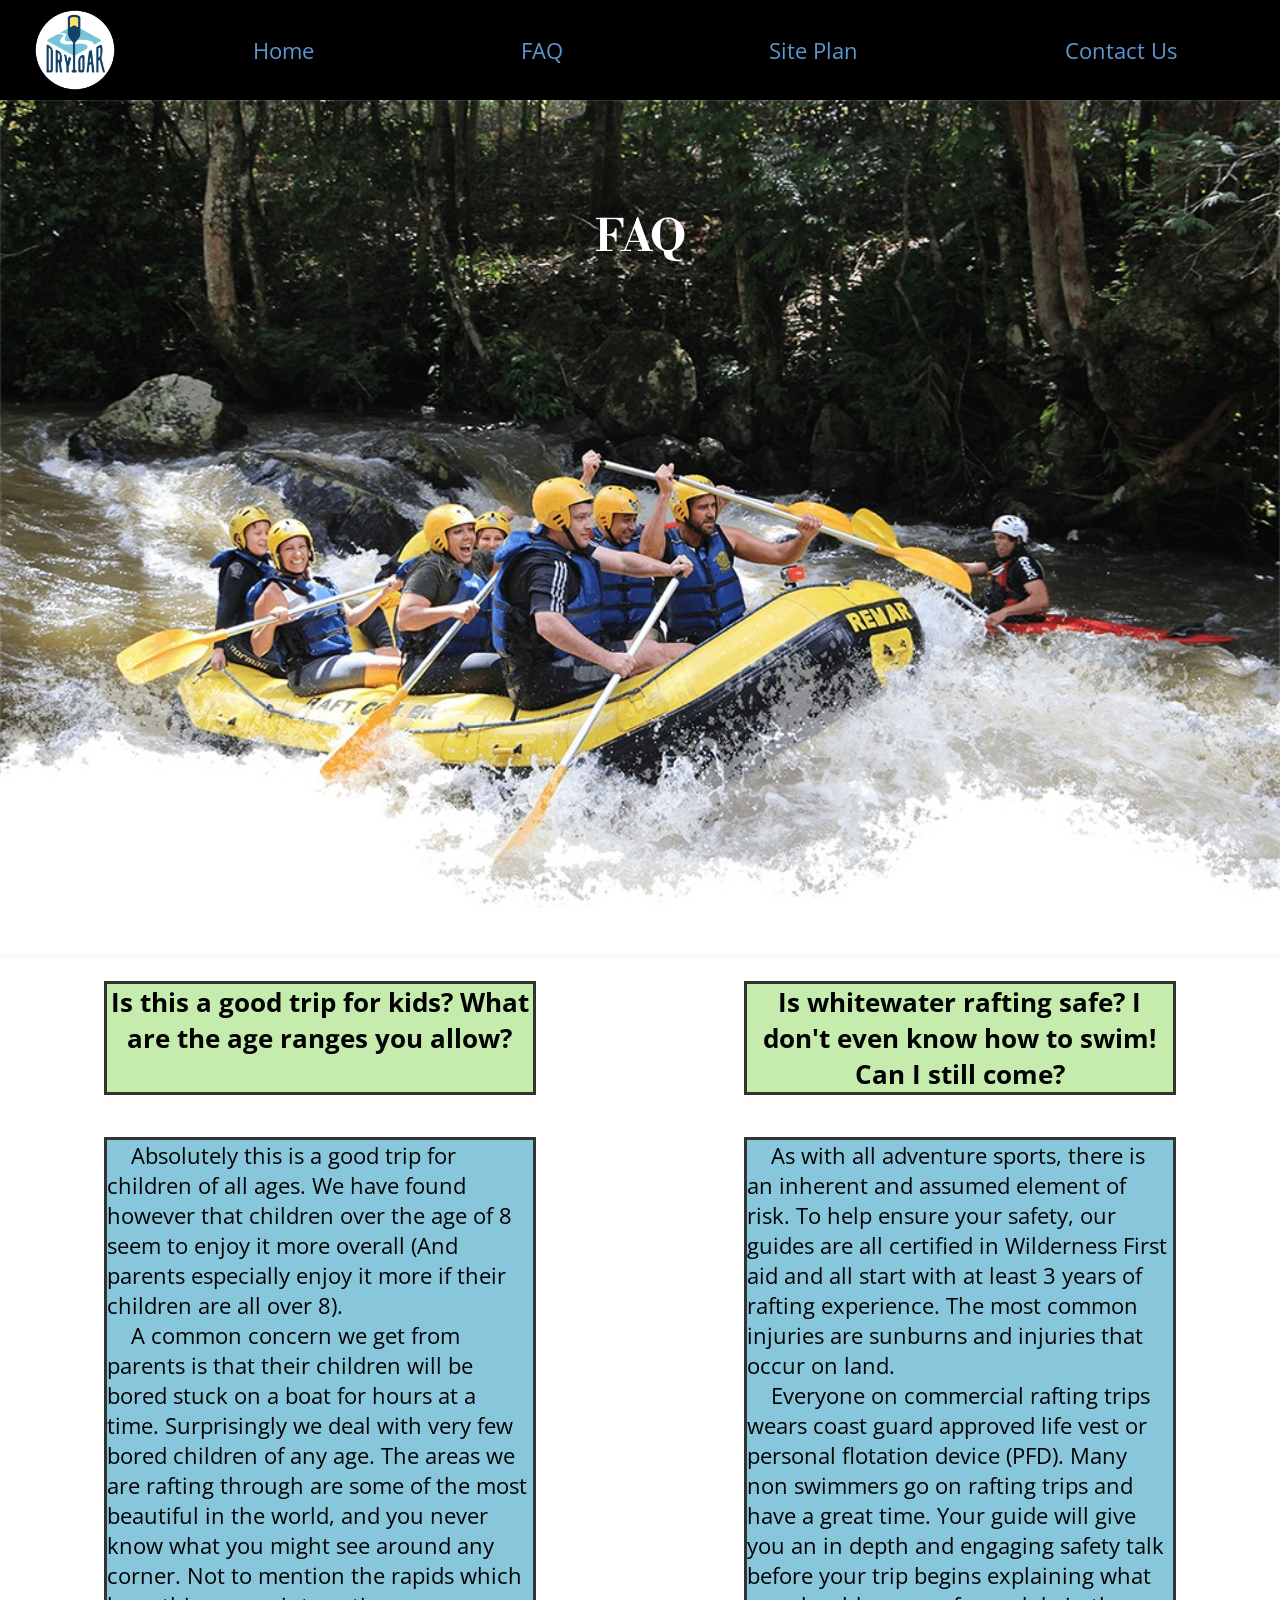
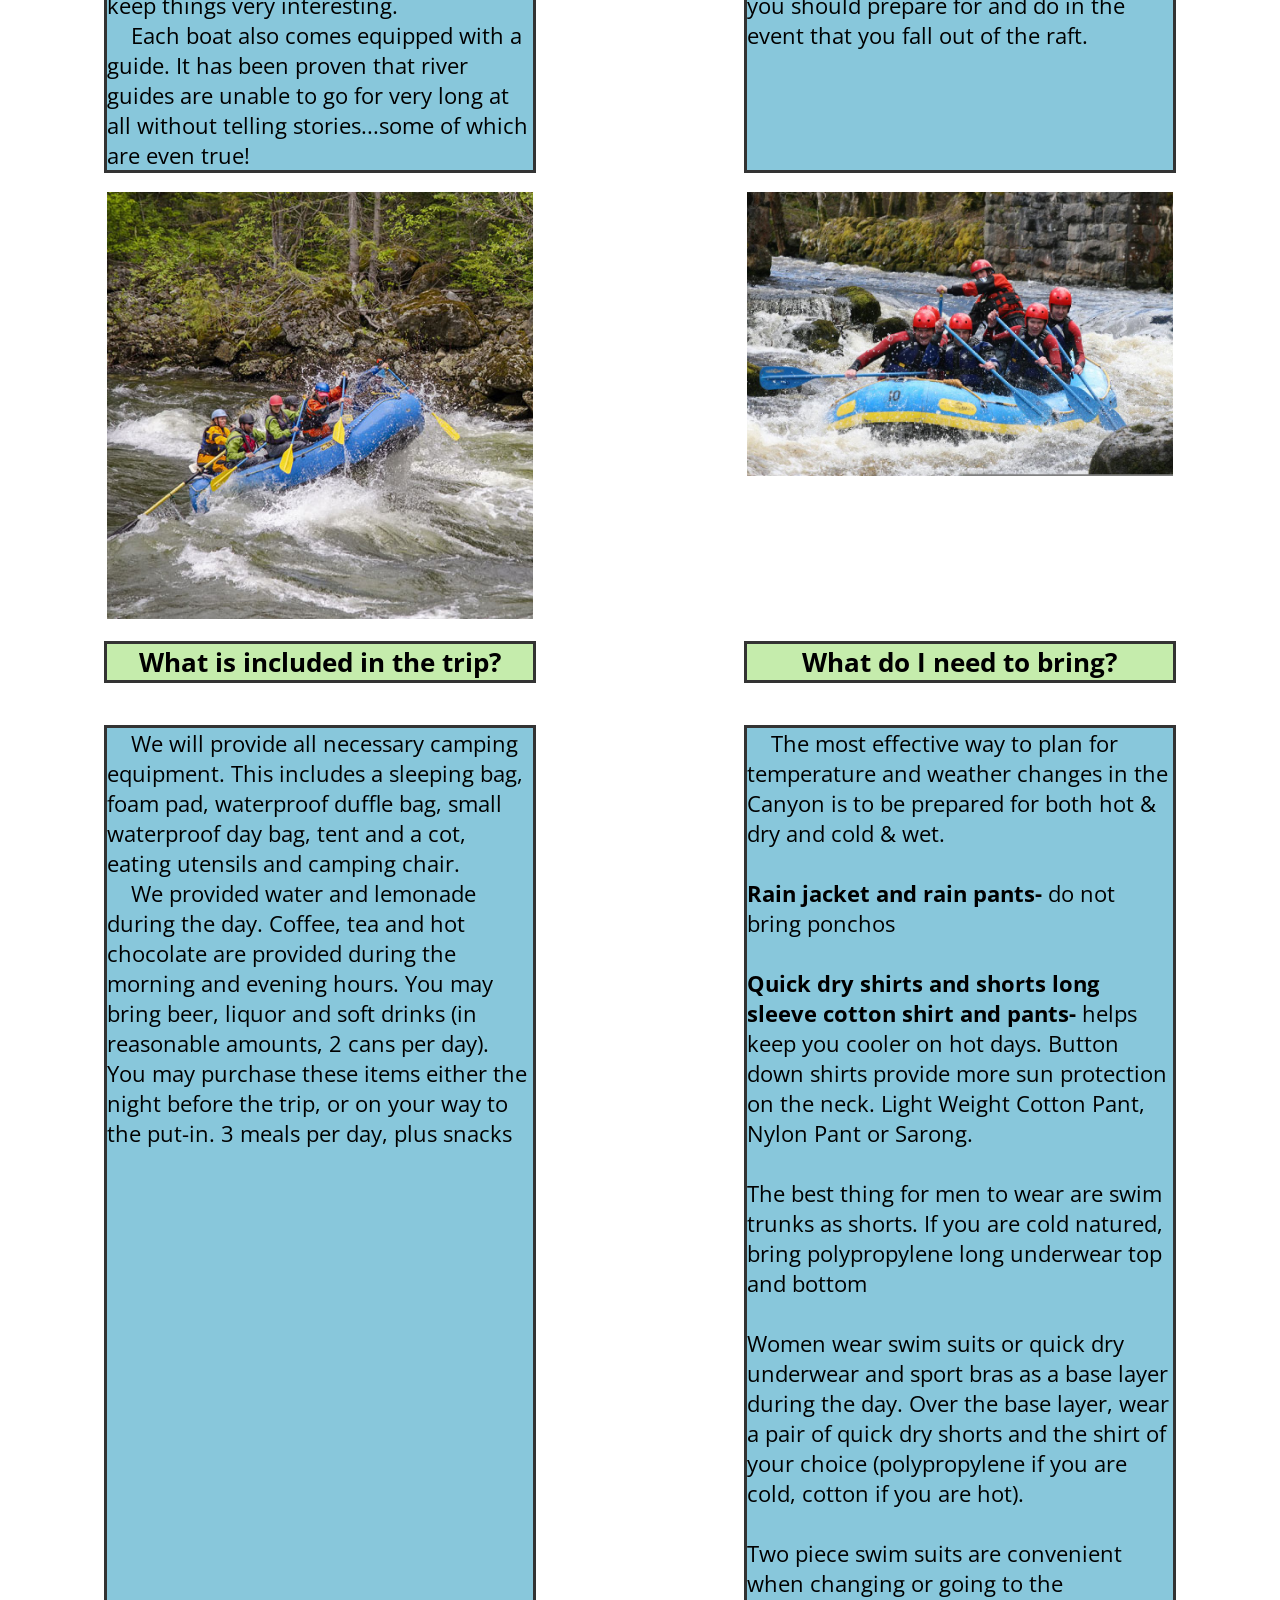
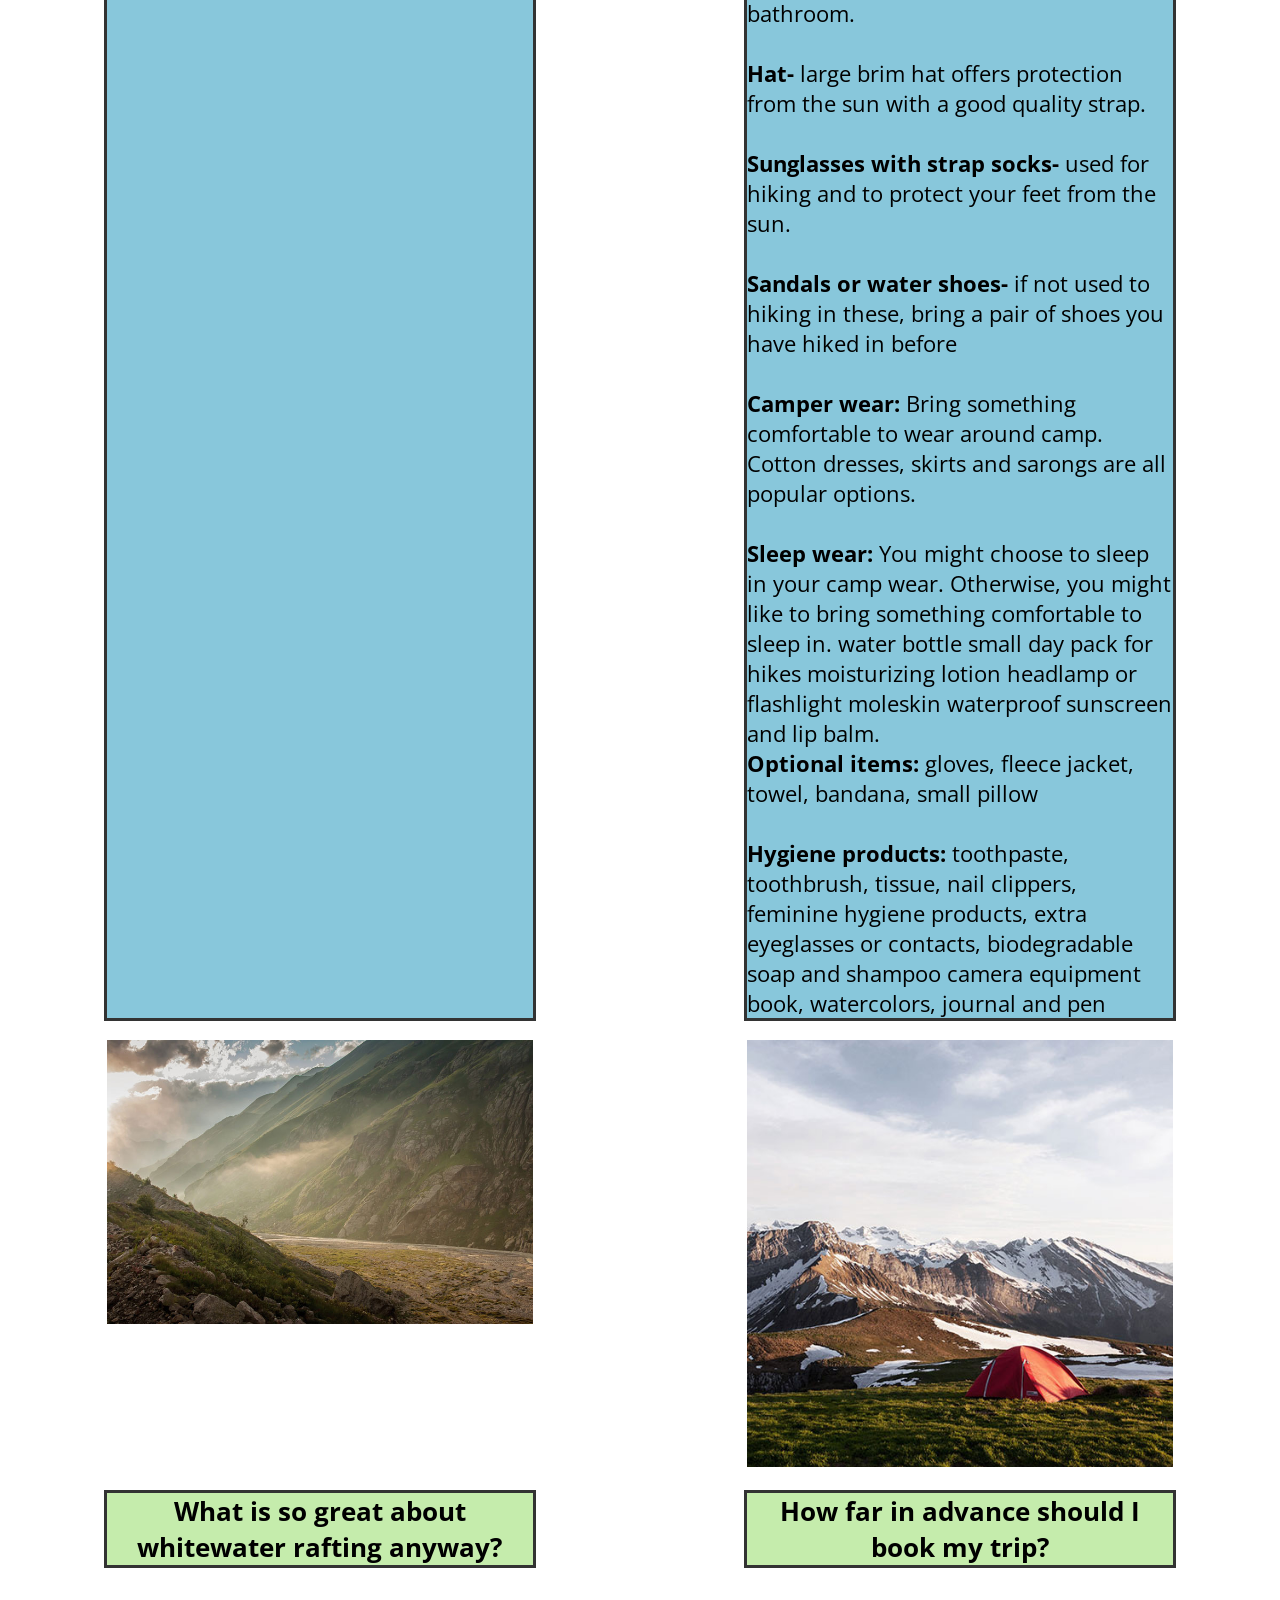
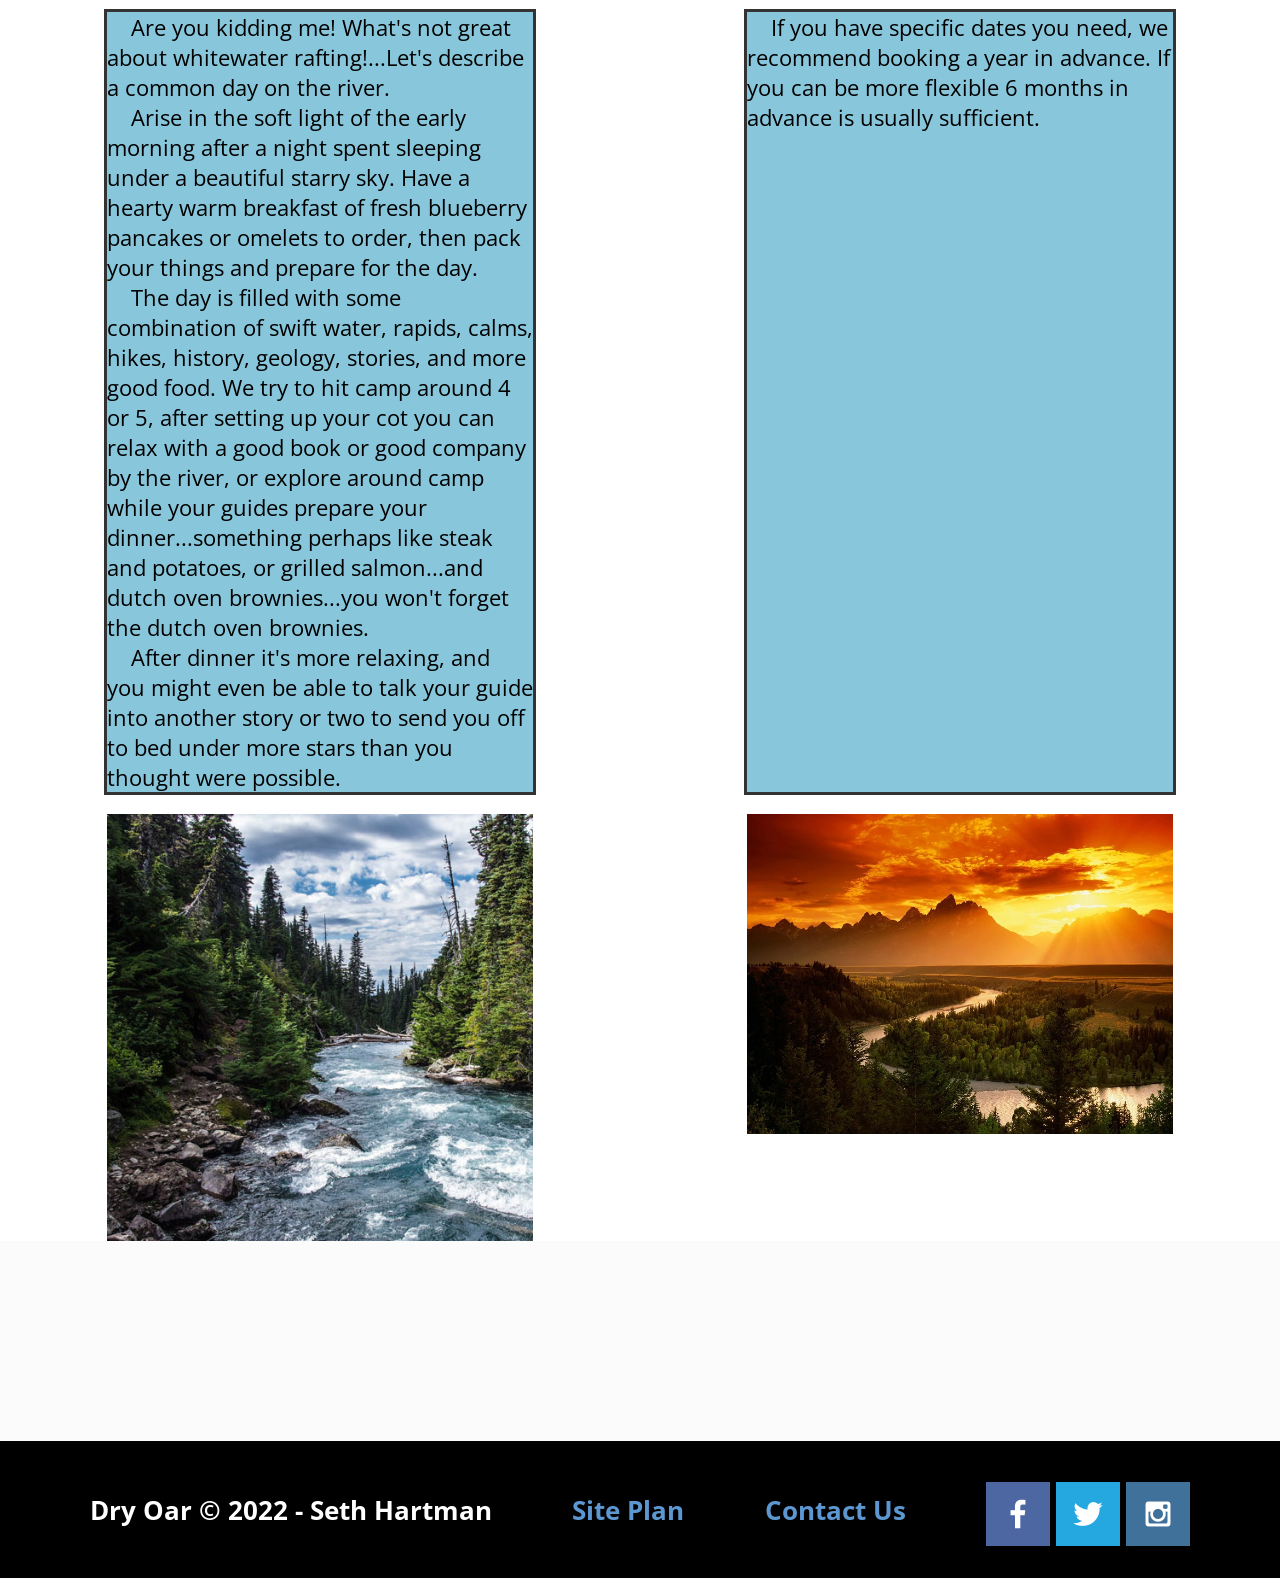
<file: wwr/faq.html>
<!DOCTYPE html>
<html lang="en">

<head>
    <meta charset="UTF-8">
    <meta http-equiv="X-UA-Compatible" content="IE=edge">
    <meta name="viewport" content="width=device-width, initial-scale=1.0">
    <link rel="stylesheet" href="styles/style.css">
    <title>Whitewater Rafting Vacations | Dry Oar Boating | Home</title>
</head>


<body>
    <div id="content">
        <header>
            <a id="logo_link" href="index.html">
                <img class="logo" src="../Images/logo-rafting.png" alt="Dry Oar Logo">
            </a>
            <nav>
                <a href="index.html">Home</a>
                <a href="faq.html">FAQ</a>
                <a href="site-plan-rafting.html">Site Plan</a>
                <a href="contactus.html">Contact Us</a>
            </nav>
        </header>
        <div id="hero">
            <div id="hero-box">
                <img id="hero-img" src="../Images/hero-rafting.jpg" alt="People enjoying white water rafting">
            </div>
            <section id="hero-msg">
                <h1 class="home-title">FAQ</h1>
            </section>
        </div>
        <main class="faq-grid">
            <h3 class="headline-left">
                Is this a good trip for kids? What are the age ranges you allow?
            </h3>
            <h3 class="headline-right">
                Is whitewater rafting safe? I don't even know how to swim! Can I still come?
            </h3>
            <p class="content-left">
                &nbsp;&nbsp;&nbsp;&nbsp;Absolutely this is a good trip for children of all ages. We have found however
                that children over the
                age of 8 seem to enjoy it more overall (And parents especially enjoy it more if their children are all
                over 8).
                <br>
                &nbsp;&nbsp;&nbsp;&nbsp;A common concern we get from parents is that their children will be bored stuck
                on a boat for
                hours at a time. Surprisingly we deal with very few bored children of any age. The areas we are rafting
                through are some of the most beautiful in the world, and you never know what you might see around any
                corner. Not to mention the rapids which keep things very interesting.
                <br>
                &nbsp;&nbsp;&nbsp;&nbsp;Each boat also comes equipped with
                a guide. It has been proven that river guides are unable to go for very long at all without telling
                stories...some of which are even true!
            </p>
            <p class="content-right">
                &nbsp;&nbsp;&nbsp;&nbsp;As with all adventure sports, there is an inherent and assumed element of risk.
                To help ensure your
                safety, our guides are all certified in Wilderness First aid and all start with at least 3 years of
                rafting experience. The most common injuries are sunburns and injuries that occur on land.
                <br>
                &nbsp;&nbsp;&nbsp;&nbsp;Everyone on commercial rafting trips wears coast guard approved life vest or
                personal flotation device
                (PFD). Many non swimmers go on rafting trips and have a great time. Your guide will give you an in depth
                and engaging safety talk before your trip begins explaining what you should prepare for and do in the
                event that you fall out of the raft.
            </p>
            <img class="left" src="../Images/rapids-rafting.jpg">
            <img class="right" src="../Images/whitewater-rafting.jpg">
            <h3 class="headline-left">
                What is included in the trip?
            </h3>
            <h3 class="headline-right">
                What do I need to bring?
            </h3>
            <p class="content-left">
                &nbsp;&nbsp;&nbsp;&nbsp;We will provide all necessary camping equipment. This includes a sleeping bag,
                foam pad, waterproof
                duffle bag, small waterproof day bag, tent and a cot, eating utensils and camping chair.
                <br>
                &nbsp;&nbsp;&nbsp;&nbsp;We provided water and lemonade during the day. Coffee, tea and hot chocolate are
                provided during the
                morning and evening hours. You may bring beer, liquor and soft drinks (in reasonable amounts, 2 cans per
                day). You may purchase these items either the night before the trip, or on your way to the put-in. 3
                meals per day, plus snacks
            </p>
            <p class="content-right">
                &nbsp;&nbsp;&nbsp;&nbsp;The most effective way to plan for temperature and weather changes in the Canyon
                is to be prepared for
                both hot & dry and cold & wet.
                <br> <br>
                <b>Rain jacket and rain pants-</b> do not bring ponchos
                <br><br>
                <b>Quick dry shirts and shorts long sleeve cotton shirt and pants-</b> helps keep you cooler on hot
                days. Button down shirts provide more sun protection on the neck.
                Light Weight Cotton Pant, Nylon Pant or Sarong.
                <br><br>
                The best thing for men to wear are swim trunks as shorts. If you are cold natured, bring polypropylene
                long underwear top and bottom
                <br><br>
                Women wear swim suits or quick dry underwear and sport bras as a base layer during the day. Over
                the base layer, wear a pair of quick dry shorts and the shirt of your choice (polypropylene if you are
                cold, cotton if you are hot).
                <br><br>
                Two piece swim suits are convenient when changing or going to the
                bathroom.
                <br><br>
                <b>Hat-</b> large brim hat offers protection from the sun with a good quality strap.
                <br><br>
                <b>Sunglasses with strap socks-</b> used for hiking and to protect your feet from the sun.
                <br><br>
                <b>Sandals or water shoes-</b> if not used to hiking in these, bring a pair of shoes you have hiked in
                before
                <br><br>
                <b>Camper wear:</b> Bring something comfortable to wear around camp. Cotton dresses, skirts and sarongs
                are all popular options.
                <br><br>
                <b>Sleep wear:</b> You might choose to sleep in your camp wear. Otherwise, you might like to bring
                something comfortable to
                sleep in. water bottle small day pack for hikes moisturizing lotion headlamp or flashlight moleskin
                waterproof sunscreen and lip balm.
                <br>
                <b>Optional items:</b> gloves, fleece jacket, towel, bandana, small pillow
                <br><br>
                <b>Hygiene products:</b> toothpaste, toothbrush, tissue, nail clippers, feminine hygiene products, extra
                eyeglasses or contacts, biodegradable soap and shampoo camera equipment book, watercolors, journal and
                pen
            </p>
            <img class="left" src="../Images/mountains-rafting.jpg">
            <img class="right" src="../Images/camping-rafting.jpg">
            <h3 class="headline-left">
                What is so great about whitewater rafting anyway?
            </h3>
            <h3 class="headline-right">
                How far in advance should I book my trip?
            </h3>
            <p class="content-left">
                &nbsp;&nbsp;&nbsp;&nbsp;Are you kidding me! What's not great about whitewater rafting!...Let's describe a common day on the
                river.
                <br>
                &nbsp;&nbsp;&nbsp;&nbsp;Arise in the soft light of the early morning after a night spent sleeping under a beautiful starry sky.
                Have a hearty warm breakfast of fresh blueberry pancakes or omelets to order, then pack your things and
                prepare for the day. 
                <br>
                &nbsp;&nbsp;&nbsp;&nbsp;The day is filled with some combination of swift water, rapids, calms, hikes,
                history, geology, stories, and more good food. We try to hit camp around 4 or 5, after setting up your
                cot you can relax with a good book or good company by the river, or explore around camp while your
                guides prepare your dinner...something perhaps like steak and potatoes, or grilled salmon...and dutch
                oven brownies...you won't forget the dutch oven brownies. 
                <br>
                &nbsp;&nbsp;&nbsp;&nbsp;After dinner it's more relaxing, and you might
                even be able to talk your guide into another story or two to send you off to bed under more stars than
                you thought were possible.
            </p>
            <p class="content-right">
                &nbsp;&nbsp;&nbsp;&nbsp;If you have specific dates you need, we recommend booking a year in advance. If you can be more flexible 6 months in advance is usually sufficient.
            </p>
            <img class="left" src="../Images/rivers-rafting.jpg">
            <img class="right" src="../Images/sunset-rafting.jpg">

        </main>
        <footer>
            <h3>Dry Oar &copy; 2022 - Seth Hartman</h3>
            <h3><a href="site-plan-rafting.html">Site Plan</a></h3>
            <h3><a href="contactus.html">Contact Us</a></h3>
            <div class="social">
                <a href="https://facebook.com" target="_blank">
                    <img src="../Images/facebook-rafting.png" alt="fb icon">
                </a>
                <a href="https://twitter.com" target="_blank">
                    <img src="../Images/twitter-rafting.png" alt="twitter icon">
                </a>
                <a href="https://instagram.com" target="_blank">
                    <img src="../Images/instagram-rafting.png" alt="instagram icon">
                </a>
            </div>
        </footer>
    </div>
</body>

</html>
</file>
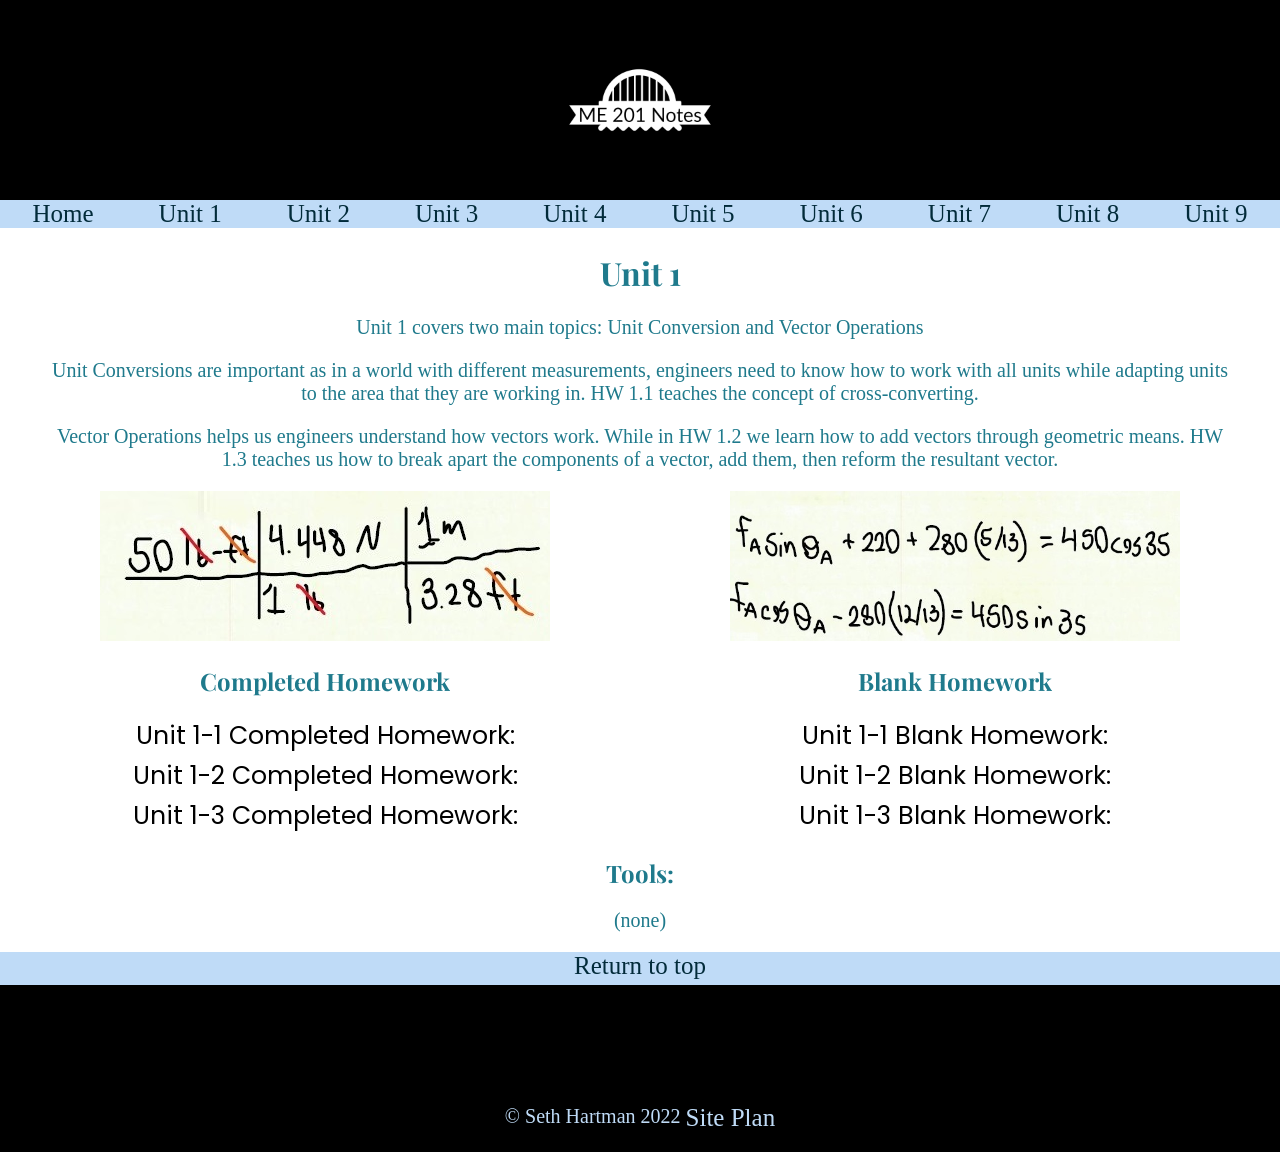
<file: me201-notes/18831843ef852e30025f79e7c03bb5710f6059a8/unit-1.html>
<!DOCTYPE html>
<html lang="en">

<head>
    <meta charset="UTF-8">
    <meta http-equiv="X-UA-Compatible" content="IE=edge">
    <meta name="viewport" content="width=device-width, initial-scale=1.0">
    <link rel="stylesheet" href="styles/style.css">
    <title>ME 201 Tutoring Resources Unit 1</title>
</head>

<body class="block-layout">
    <header id="header">
        <img src="../images/logos/logo-white-transparent.png" alt="ME 201">
        <nav>
            <a class="link1" href="index.html">Home</a>
            <a class="link2" href="unit-1.html">Unit 1</a>
            <a class="link3" href="unit-2.html">Unit 2</a>
            <a class="link4" href="#">Unit 3</a>
            <a class="link5" href="#">Unit 4</a>
            <a class="link6" href="#">Unit 5</a>
            <a class="link7" href="#">Unit 6</a>
            <a class="link8" href="#">Unit 7</a>
            <a class="link9" href="#">Unit 8</a>
            <a class="link10" href="#">Unit 9</a>
        </nav>
    </header>

    <main>
        <div class="main_container_center">
            <h1>Unit 1</h1>
            <p>
                Unit 1 covers two main topics: Unit Conversion and Vector Operations
            </p>
            <p>
                Unit Conversions are important as in a world with different measurements, engineers need to know how to
                work with all units while adapting units to the area that they are working in. HW 1.1 teaches the
                concept of cross-converting.
            </p>
            <p>
                Vector Operations helps us engineers understand how vectors work. While in HW 1.2 we learn how to add
                vectors through geometric means. HW 1.3 teaches us how to break apart the components of a vector, add
                them, then reform the resultant vector.
            </p>
        </div>
        <div class="main_container_left">
            <img src="../images/Unit-Pages/Unit-1/1.1.jpg" class="heading-img" alt="Unit-1.1">
            <h2>Completed Homework</h2>
            <button class="pdf-holder active">Unit 1-1 Completed Homework:</button>
            <div class="panel">
                <iframe src="HW-Notes/Unit-1/1.1.pdf" class="pdf-holder"></iframe>
            </div>

            <button class="pdf-holder active">Unit 1-2 Completed Homework:</button>
            <div class="panel">
                <iframe src="HW-Notes/Unit-1/1.1.pdf" class="pdf-holder"></iframe>
            </div>

            <button class="pdf-holder active">Unit 1-3 Completed Homework:</button>
            <div class="panel">
                <iframe src="HW-Notes/Unit-1/1.3.pdf" class="pdf-holder"></iframe>
            </div>
        </div>

        <div class="main_container_right">
            <img src="../images/Unit-Pages/Unit-1/1.3.jpg" class="heading-img" alt="Unit 1.3">
            <h2>Blank Homework</h2>
            <button class="pdf-holder active row1">Unit 1-1 Blank Homework:</button>
            <div class="panel">
                <iframe src="Blank-HW/Unit-1/1.1.pdf" class="pdf-holder"></iframe>
            </div>

            <button class="pdf-holder active row3">Unit 1-2 Blank Homework:</button>
            <div class="panel">
                <iframe src="Blank-HW/Unit-1/1.2.pdf" class="pdf-holder"></iframe>
            </div>

            <button class="pdf-holder active">Unit 1-3 Blank Homework:</button>
            <div class="panel">
                <iframe src="Blank-HW/Unit-1/1.3.pdf" class="pdf-holder"></iframe>
            </div>
        </div>

        <div class="main_container_center">
            <h2>Tools:</h2>
            <p>(none)</p>
        </div>
        
    </main>

    <footer id="footer">
        <nav>
            <a href="#header">Return to top</a>
        </nav>
        <p>&copy; Seth Hartman 2022 <a href="../site-plan.html">Site Plan</a></p>
    </footer>

    <script src="scripts/pdf-holder.js"> </script>
</body>

</html>
</file>
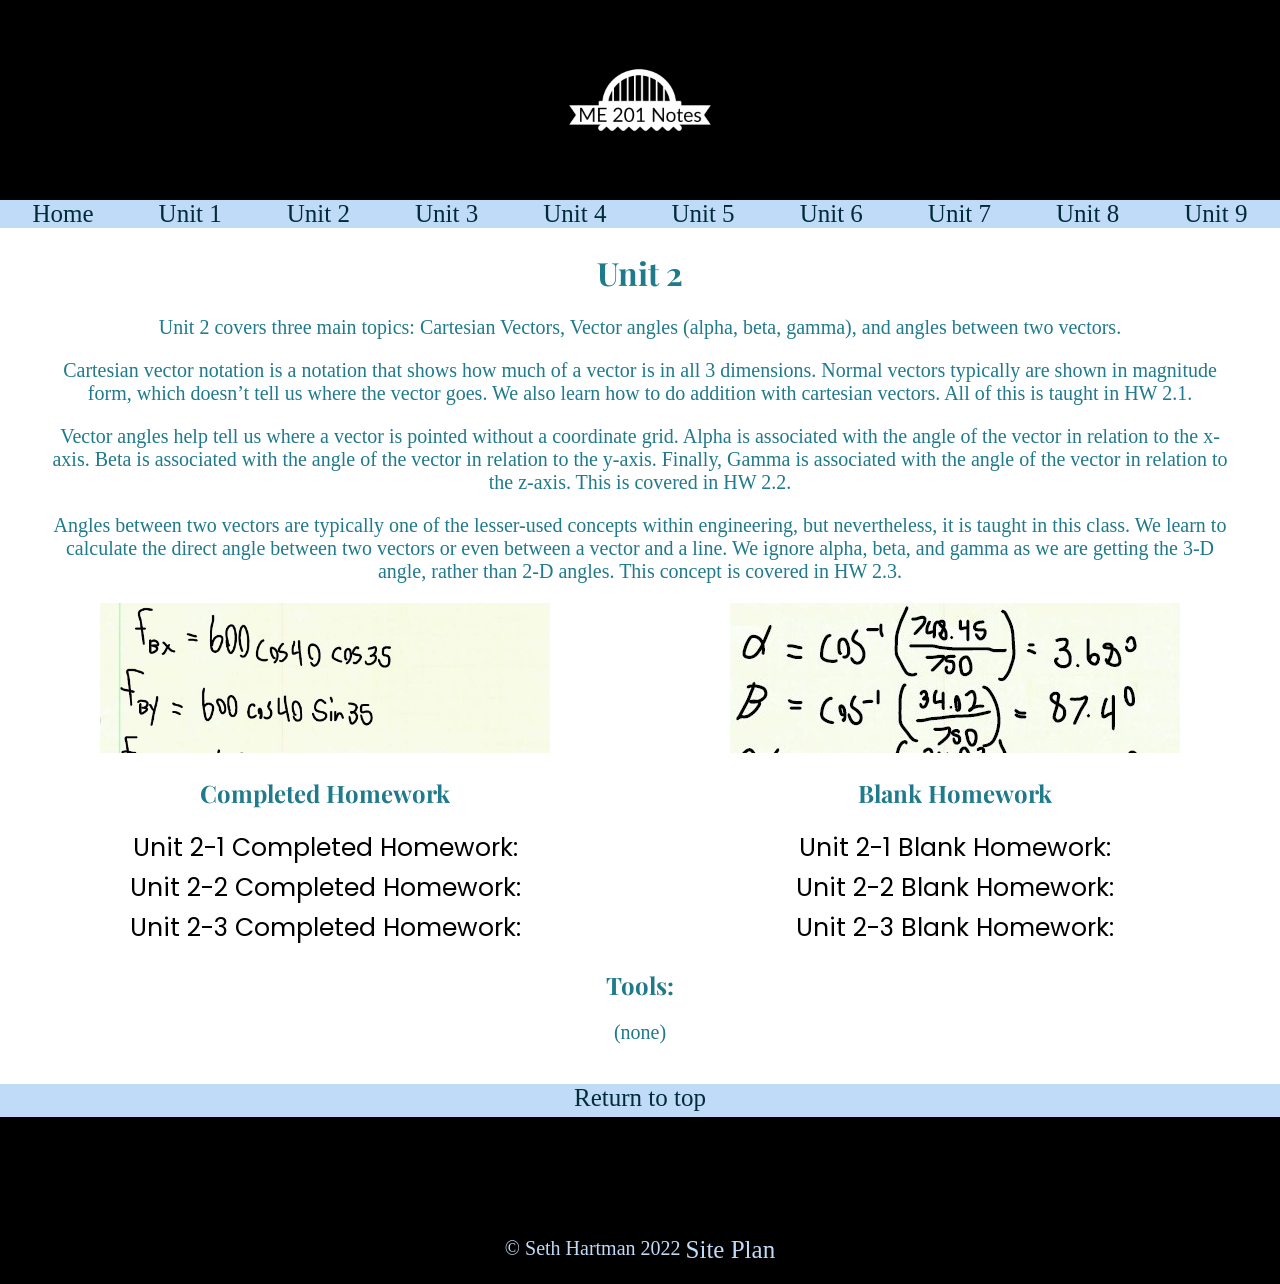
<file: me201-notes/18831843ef852e30025f79e7c03bb5710f6059a8/unit-2.html>
<!DOCTYPE html>
<html lang="en">

<head>
    <meta charset="UTF-8">
    <meta http-equiv="X-UA-Compatible" content="IE=edge">
    <meta name="viewport" content="width=device-width, initial-scale=1.0">
    <link rel="stylesheet" href="styles/style.css">
    <title>ME 201 Tutoring Resources Unit 2</title>
</head>

<body class="block-layout">
    <header id="header">
        <img src="../images/logos/logo-white-transparent.png" alt="ME201 Notes">
        <nav>
            <a class="link1" href="index.html">Home</a>
            <a class="link2" href="unit-1.html">Unit 1</a>
            <a class="link3" href="unit-2.html">Unit 2</a>
            <a class="link4" href="#">Unit 3</a>
            <a class="link5" href="#">Unit 4</a>
            <a class="link6" href="#">Unit 5</a>
            <a class="link7" href="#">Unit 6</a>
            <a class="link8" href="#">Unit 7</a>
            <a class="link9" href="#">Unit 8</a>
            <a class="link10" href="#">Unit 9</a>
        </nav>
    </header>

    <main>
        <div class="main_container_center">
            <h1>Unit 2</h1>
            <p>
                Unit 2 covers three main topics: Cartesian Vectors, Vector angles (alpha, beta, gamma), and angles
                between
                two vectors.
            </p>
            <p>
                Cartesian vector notation is a notation that shows how much of a vector is in all 3 dimensions. Normal
                vectors typically are shown in magnitude form, which doesn’t tell us where the vector goes. We also
                learn
                how to do addition with cartesian vectors. All of this is taught in HW 2.1.
            </p>
            <p>
                Vector angles help tell us where a vector is pointed without a coordinate grid. Alpha is associated with
                the
                angle of the vector in relation to the x-axis. Beta is associated with the angle of the vector in
                relation
                to the y-axis. Finally, Gamma is associated with the angle of the vector in relation to the z-axis. This
                is
                covered in HW 2.2.
            </p>
            <p>
                Angles between two vectors are typically one of the lesser-used concepts within engineering, but
                nevertheless, it is taught in this class. We learn to calculate the direct angle between two vectors or
                even
                between a vector and a line. We ignore alpha, beta, and gamma as we are getting the 3-D angle, rather
                than
                2-D angles. This concept is covered in HW 2.3.
            </p>
        </div>

        <div class="main_container_left">
            <img src="../images/Unit-Pages/Unit-2/2.1.jpg" class="heading-img" alt="Unit 2.1">
            <h2>Completed Homework</h2>
            <button class="pdf-holder active">Unit 2-1 Completed Homework:</button>
            <div class="panel">
                <iframe src="HW-Notes/Unit-2/2.1.pdf" class="pdf-holder"></iframe>
            </div>

            <button class="pdf-holder active">Unit 2-2 Completed Homework:</button>
            <div class="panel">
                <iframe src="HW-Notes/Unit-2/2.1.pdf" class="pdf-holder"></iframe>
            </div>

            <button class="pdf-holder active">Unit 2-3 Completed Homework:</button>
            <div class="panel">
                <iframe src="HW-Notes/Unit-2/2.3.pdf" class="pdf-holder"></iframe>
            </div>
        </div>

        <div class="main_container_right">
            <img src="../images/Unit-Pages/Unit-2/2.2.jpg" class="heading-img" alt="Unit 2.2">
            <h2>Blank Homework</h2>
            <button class="pdf-holder active row1">Unit 2-1 Blank Homework:</button>
            <div class="panel">
                <iframe src="Blank-HW/Unit-2/2.1.pdf" class="pdf-holder"></iframe>
            </div>

            <button class="pdf-holder active row3">Unit 2-2 Blank Homework:</button>
            <div class="panel">
                <iframe src="Blank-HW/Unit-2/2.2.pdf" class="pdf-holder"></iframe>
            </div>

            <button class="pdf-holder active">Unit 2-3 Blank Homework:</button>
            <div class="panel">
                <iframe src="Blank-HW/Unit-2/2.3.pdf" class="pdf-holder"></iframe>
            </div>
        </div>

        <div class="main_container_center">
            <h2>Tools:</h2>
            <p>(none)</p>
        </div>
        <div class="main_container_center">
            <p class="spacer"> </p>
        </div>
    </main>

    <footer id="footer">
        <nav>
            <a href="#header">Return to top</a>
        </nav>
        <p>&copy; Seth Hartman 2022 <a href="../site-plan.html">Site Plan</a></p>
    </footer>

    <script src="scripts/pdf-holder.js"></script>
</body>

</html>
</file>
<file: me201-notes/styles/style-password.css>
body {

    background-image: url('../grunge_patterns.jpg');
    background-attachment: fixed;
    color: #333;
}

.box {
    border-radius: 3px;
    background: rgba(101, 101, 101, 0.7);
    margin: auto;
    padding: 12px;
}

.lightbox {
    zoom: 1.5;
    position: fixed;
    top: 0;
    left: 0;
    width: 100%;
    height: 100%;
    background: rgba(10, 10, 10, 0.8);
    text-align: center;
    margin: auto;

}

div.horizontal {
    display: flex;
    justify-content: center;
    height: 100%;
}

div.vertical {
    display: flex;
    flex-direction: column;
    justify-content: center;
    width: 100%;
}

::-webkit-input-placeholder {
    color: #955;
    text-align: center;
}

::-moz-placeholder {
    color: #955;
    text-align: center;
}

:-ms-input-placeholder {
    color: #955;
    text-align: center;
}
</file>
<file: wwr/styles/style.css>
@import url('https://fonts.googleapis.com/css2?family=Libre+Bodoni&family=Open+Sans:wght@800&display=swap');

body {
    background-color: #fcfbfb;
    font-family: 'Lato', 'Open Sans', 'sans-serif';
    font-size: 22px;
    margin: 0;
    padding: 0;
}

header {
    background-color: black;
    display: grid;
    grid-template-columns: 150px auto;
}

nav {
    display: flex;
    justify-content: space-around;
}

nav a:hover {
    background-color: #333333;
    color: white
}

.book,
.join {
    background-color: #C5ECAC;
    color: #333333;
    text-decoration: none;
    font-size: 18px;
    padding: 15px 30px;
    margin-top: 50px;
    border-radius: 5px;
}

.book:hover,
.join:hover {
    background-color: #333333;
    color: #88C7DB
}

.msg {
    background-color: white;
    line-height: 1.5em;
    padding: 35px;
    grid-column: 6/10;
    grid-row: 6/7;
    box-shadow: 5px 5px 10px #333333;
}

.msg h2 {
    color: #333333;
    font-family: "Libre Bodoni", "serif";
}

.msg p {
    color: black;
    font-size: .8em;
    padding-bottom: 15px;
}

footer {
    background-color: black;
    padding: 25px 50px;
    margin-top: 200px;
    display: flex;
    justify-content: space-around;
    align-items: center;
}

footer h3 {
    color: #ffffff;
}

footer h3 a:hover {
    text-decoration: underline;
}

footer a {
    color: #5D97D1;
    text-decoration: none;
}

footer a:hover {
    color: white;
}

footer .social img {
    padding-top: 15px;
}

#content {
    max-width: 1600px;
    margin: 0 auto;
}

nav a {
    text-align: center;
    color: #5D97D1;
    text-decoration: none;
    padding: 35px;
}

#hero {
    display: grid;
    grid-template-columns: 1fr 3fr 1fr;
}

#hero-box {
    grid-column: 1/4;
    grid-row: 1/3;
    z-index: -1;
}

#hero-msg {
    grid-column: 2/3;
    grid-row: 1/2;
    margin-top: 100px;
}

#hero-msg h1,
#hero-msg h4 {
    text-align: center;
}

#hero-msg h4 {
    color: white;
}

.button-box {
    text-align: center;
}

main section {
    text-align: center;
}

main section img {
    box-sizing: border-box;
}

#background {
    height: 725px;
    background-color: #88C7DB;
    grid-column: 1/11;
    grid-row: 4/9;
}

.home-title {
    color: white;
    font-family: "Libre Bodoni", "serif";
    font-size: 2em;
    margin-top: 10px;
}

.home-grid {
    display: grid;
    grid-template-columns: repeat(10, 1fr);
    background-color: white;
}

h2 {
    margin: 0;
}

h4 {
    color: black
}

.icon {
    width: 80px;
    padding-top: 10px;
}

.logo {
    width: 80px
}

#hero-img {
    width: 100%;
}

#logo_link {
    padding-top: 5px;
    justify-self: center;
    align-self: center;
}

.rivers-card,
.camping-card,
.rapids-card {
    margin: 200px 0;
}

.rivers-card {
    grid-column: 2/4;
    grid-row: 2/3;
}

.camping-card {
    grid-column: 5/7;
    grid-row: 2/3;
}

.rapids-card {
    grid-column: 8/10;
    grid-row: 2/3;
}

.mountains {
    width: 100%;
    grid-column: 2/7;
    grid-row: 5/8;
    box-shadow: 5px 5px 10px #333333;
}

.card-img {
    border: 10px solid black;
    transition: transform .5s;
    box-shadow: 5px 5px 10px #333333;
}

.card-img:hover {
    opacity: .6;
    transform: scale(1.1);
}


.card-img,
.mountains {
    width: 100%
}

@media screen and (max-width: 900px) {

    #hero,
    .home-grid {
        display: block;
        height: auto;
    }

    nav,
    footer {
        flex-direction: column;
    }

    nav a {
        display: block;
        padding: 15px;
    }

    #hero {
        margin-top: 0;
    }

    #hero-msg {
        margin-top: 0;
    }

    #hero-msg h4 {
        display: none;
    }

    .home-title {
        font-size: 25px;
        color: #333333;
    }

    .rivers-card,
    .camping-card,
    .rapids-card {
        margin: 50px auto;
        width: 60%;
    }

    #background {
        display: none;
    }

    .mountains,
    .msg {
        width: 80%;
        display: block;
        margin: 0 auto;
    }

    footer {
        margin-top: 25px;
    }
}

/* CSS for faq.html */

.faq-grid {
    display: grid;
    grid-template-columns: repeat(12, 1fr);
    background-color: white;
    text-align: center;
}

.headline-left {
    grid-column: 2/6;
    background-color: #C5ECAC;
    outline: #333333 solid 3px;
}

.headline-right {
    grid-column: 8/12;
    background-color: #C5ECAC;
    outline: #333333 solid 3px;
}

p.content-left {
    grid-column: 2/6;
    background-color: #88C7DB;
    outline: #333333 solid 3px;
    text-align: left;
}

p.content-right {
    grid-column: 8/12;
    background-color: #88C7DB;
    outline: #333333 solid 3px;
    text-align: left;
}
img.left {
    grid-column: 2/6;
    max-width: 100%;
}
img.right {
    grid-column: 8/12;
    max-width: 100%;
}
</file>
<file: me201-notes/18831843ef852e30025f79e7c03bb5710f6059a8/styles/style.css>
@import url('https://fonts.googleapis.com/css2?family=Inter&family=Playfair+Display&family=Poppins&family=Raleway&display=swap');


nav {
  background-color: #BFDBF7;
  color: #022B3A;
  grid-row: 5/6;
  grid-column: 1/11;
  display: grid;
  grid-template-rows: 1fr;
  height: 100%;
}

a {
  text-align: center;
  vertical-align: middle;
  font-size: 25px;
  align-items: center;
  text-decoration: none;
  color: #022B3A;
}

a:hover {
  color: #BFDBF7;
  background-color: #022B3A;
}

a.link1 {
  grid-column: 1/2;
  grid-row: 1/2;
}

a.link2 {
  grid-column: 2/3;
  grid-row: 1/2;
}

a.link3 {
  grid-column: 3/4;
  grid-row: 1/2;
}

a.link4 {
  grid-column: 4/5;
  grid-row: 1/2;
}

a.link5 {
  grid-column: 5/6;
  grid-row: 1/2;
}

a.link6 {
  grid-column: 6/7;
  grid-row: 1/2;
}

a.link7 {
  grid-column: 7/8;
  grid-row: 1/2;
}

a.link8 {
  grid-column: 8/9;
  grid-row: 1/2;
}

a.link9 {
  grid-column: 9/10;
  grid-row: 1/2;
}

a.link10 {
  grid-column: 10/11;
  grid-row: 1/2;
}

header,
footer {
  background-color: black;
  height: 200px;
  display: grid;
}

header img {
  width: 200px;
  height: 200px;
  margin: auto;
  grid-row: 1/2;
  grid-column: 1/11;
}

/* Add a background color to the button if it is clicked on (add the .active class with JS), and when you move the mouse over it (hover) */
.active,
.pdf-holder:hover {
  background-color: white;
}


/* Style the pdf-holder panel. Note: hidden by default */
.panel {
  padding: 0;
  background-color: white;
  display: none;
  overflow: hidden;
  height: 100%;
  width: 100%;
}

div.main_container_left {
  float: left;
}

div.main_container_right {
  float: right;
}

div.main_container_center {
  width: 100%;
}

div {
  width: 50%;
  margin: 0;
  align-content: center;
  text-align: center;
}

.pdf-holder {
  width: 100%;
  height: 20px;
  font-size: 25px;
  background-color: white;
  cursor: pointer;
}

.block-layout {
  display: block;
}

iframe.pdf-holder {
  padding: 0;
  height: 700px;
  border: 0;
}

body {
  margin: 0;
}

button {
  border: 0;
  margin: 0 0 20px 0;
  padding: 0;
  font-family: 'Poppins', 'Raleway', 'Inter', sans-serif;
  height: fit-content;
}

main {
  color: #1F7A8C;
  margin-left: 10px;
  margin-right: 10px;
  position: relative;
}

h1,
h2 {
  text-align: center;
  font-family: 'Playfair Display', serif;
}

h1 {
  padding-top: 30px;
}

p {
  font-size: 20px;
  padding-left: 40px;
  padding-right: 40px;
}

img.Home {
  width: 100%;
  height: 100%;
  min-width: 100px;
  min-height: 100px;
}

#header {
  grid-template-columns: repeat(10, 1fr);
  grid-template-rows: repeat(5, 1fr);
}

#footer {
  grid-template-columns: repeat(10, 1fr);
  grid-template-rows: repeat(5, 1fr);
  width: 100%;
}

footer nav a {
  grid-column: 3/4;
  grid-row: 1/2;
}

footer nav {
  grid-row: 1/2;
  grid-column: 1/11;
  grid-template-rows: 1fr;
  grid-template-columns: repeat(5, 1fr);
}

footer p {
  grid-row: 5/6;
  grid-column: 4/8;
  color: #BFDBF7;
  text-align: center;
}

p a {
  color: #BFDBF7;
}

.grid-home {
  display: grid;
  grid-template-columns: repeat(3, 1fr 200px) 1fr;
  grid-template-rows: 100px repeat(3, 200px 70px);
  width: 100%;
  height: 100%;
  justify-content: center;
  align-content: center;
}

.grid-home-left {
  grid-column: 2/3;
  width: 200px;
}

.grid-home-center {
  grid-column: 4/5;
  width: 200px;
}

.grid-home-right {
  grid-column: 6/7;
  width: 200px;
}

.grid-home-top-img {
  grid-row: 2/3;
  width: 200px;
}

.grid-home-top-label {
  grid-row: 3/4;
  text-align: center;
}

.grid-home-middle-img {
  grid-row: 4/5;
}

.grid-home-middle-label {
  grid-row: 5/6;
  text-align: center;
}

.grid-home-bottom-img {
  grid-row: 6/7;
}

.grid-home-bottom-label {
  grid-row: 7/8;
  text-align: center;
}

.heading-img {
  width: 450px;
  height: 150px;
}
</file>
<file: positionstyles.css>
/* CSS - Name: "positionstyles.css" */
/* Activity 1 styles */
.content1 {
  /* This is the parent of the activity 1 boxes. */
  display: grid;
  grid-template-columns: 1fr 1fr;
  justify-items: center;
  grid-gap: 20px;
}

.red1 {
  width: 100%;
  height: 100px;
  background-color: red;
  grid-column: 1/3;
}

.green1 {
  width: 200px;
  height: 200px;
  background-color: green;

}

.yellow1 {
  width: 200px;
  height: 200px;
  background-color: gold;
}

.blue1 {
  width: 100%;
  height: 100px;
  background-color: blue;
  grid-column: 1/3;
}

/* Activity 2 styles */
.content2 {
  /* This is the parent of the activity 2 boxes. */
  display: grid;
  grid-template-columns: 100px 1fr;
  grid-template-rows: 150px 1fr;
}

.red2 {
  width: 100px;
  height: 100px;
  background-color: red;
  float: left;
  grid-area: 1/1/2/2;
}

.green2 {
  width: 100px;
  height: 100px;
  background-color: green;
  z-index: 1;
  float: left;
  grid-area: 1/1/2/2;
  margin-left: 50px;
  margin-top: 50px;
}

.yellow2 {
  width: 100px;
  height: 100px;
  background-color: gold;
  z-index: 2;
  float: left;
  grid-area: 1/1/2/2;
  margin-left: 100px;
  margin-top: 100px;
}

.blue2 {
  width: 100px;
  height: 100px;
  background-color: #4800ff;
  z-index: 3;
  float: left;
  grid-area: 1/1/2/2;
  margin-left: 150px;
  margin-top: 150px;
}

/* Activity 3 styles */
.content3 {
  /* This is the parent of the activity 3 boxes. */
  display: grid;
  grid-template-columns: 1fr 1fr;
  justify-items: center;
  column-gap: 60px;
}

.red3 {
  width: 100%;
  height: 100px;
  background-color: red;
  grid-column: 1/3;
}

.green3 {
  width: 100%;
  height: 150px;
  background-color: green;
  grid-column: 1/2;
}

.yellow3 {
  width: 100%;
  height: 150px;
  background-color: gold;
  grid-column: 2/3;
}

.blue3 {
  width: 100%;
  height: 100px;
  background-color: #4800ff;
  grid-column: 1/3;
}

/* Activity 4 styles */
.content4 {
  /* This is the parent of the activity 4 boxes. */
  display: grid;
  height: 400px;
  grid-template-columns: 1fr 1fr;
  grid-template-rows: 1fr 1fr 1fr;
}

.red4 {
  width: 100%;
  height: 100%;
  background-color: red;
  grid-column: 1/2;
  grid-row: 1/4;
}

.green4 {
  width: 100%;
  height: 100%;
  background-color: green;
  grid-column: 2/3;
  grid-row: 1/2;
}

.yellow4 {
  width: 100%;
  height: 100%;
  background-color: gold;
  grid-column: 2/3;
  grid-row: 2/3;
}

.blue4 {
  width: 100%;
  height: 100%;
  background-color: blue;
  grid-column: 2/3;
  grid-row: 3/4;
}

/* Activity 5 styles */
.content5 {
  /* This is the parent of the activity 5 boxes. */
  height: 400px;
}

.red5 {
  width: 700px;
  height: 100px;
  background-color: red;
}

.green5 {
  width: 200px;
  height: 200px;
  background-color: green;
  float: left;

}

.yellow5 {
  width: 700px;
  height: 300px;
  background-color: gold;

}

.blue5 {
  width: 700px;
  height: 100px;
  background-color: #4800ff;
}

/* Activity 6 styles */
.content6 {
  /* This is the parent of the activity 6 boxes. */
  display: grid;
  grid-template-columns: repeat(6, 100px);
  grid-template-rows: repeat(6, 100px);

}

.red6 {
  width: 100%;
  height: 100%;
  background-color: red;
  grid-column: 1/5;
  grid-row: 1/3;
  z-index: -1;
}

.green6 {
  width: 100%;
  height: 100%;
  background-color: green;
  grid-column: 1/3;
  grid-row: 5/7;
  z-index: 1;
}

.yellow6 {
  width: 100%;
  height: 100%;
  background-color: gold;
  grid-column: 5/7;
  grid-row: 3/7;
  z-index: 1;
}

.blue6 {
  width: 100%;
  height: 100%;
  background-color: blue;
  grid-column: 2/6;
  grid-row: 2/6;
}


/* Do not make any changes below here */
.activity {
  width: 70%;
  margin: 20px auto;
  font-family: Arial, sans-serif;
  border: 1px solid black;
  padding: 10px;
  clear: both;
  overflow: auto;
}

.hint {
  border: 1px solid grey;
  background: #e0e0e0;
  padding: .5em;
  position: relative;
  margin: 1em 0;
}

.hint h3 {
  margin: 0;
}

.hint:hover {
  background: #d0d0d0;
}

.hint>div {
  display: none;
}

.hint input[type=checkbox] {
  position: absolute;
  width: 100%;
  height: 100%;
  opacity: 0;
  z-index: 1;
  cursor: pointer;
}

.hint input[type=checkbox]:checked~div {
  display: block;
}

.hint i {
  position: absolute;
  transform: translate(-6px, 0);
  margin-top: 16px;
  right: 10px;
  top: -3px;
}

.hint i:before,
.hint i:after {
  content: "";
  position: absolute;
  background-color: black;
  width: 3px;
  height: 9px;
}

.hint i:before {
  transform: translate(2px, 0) rotate(45deg);
}

.hint i:after {
  transform: translate(-2px, 0) rotate(-45deg);
}

.hint input[type=checkbox]:checked~i:before {
  transform: translate(-2px, 0) rotate(45deg);
}

.hint input[type=checkbox]:checked~i:after {
  transform: translate(2px, 0) rotate(-45deg);
}

.hint a {
  position: relative;
  z-index: 1;
}
</file>
<file: me201-notes/styles/site-plan.css>
/* if you are using any Google fonts change the font names below to your fonts. 
Any spaces in your font name should be replaced with a +. 
Fonts are separated by a | */
@import url('https://fonts.googleapis.com/css2?family=Inter&family=Playfair+Display&family=Poppins&family=Raleway&display=swap');


:root {
  /* change the values below to your colors from your palette */
  --primary-color: #022B3A;
  --secondary-color: #1F7A8C;
  --accent1-color: #BFDBF7;
  --accent2-color: #E1E5F2;

  /* change the values below to your chosen font(s) */
  --heading-font: 'Playfair Display', serif;
  --paragraph-font: 'Poppins', 'Raleway', 'Inter', sans-serif;

  /* these colors below should be chosen from among your palette colors above */
  --headline-color-on-white: #022B3A;  /* headlines on a white background */ 
  --headline-color-on-color: #022B3A; /* headlines on a colored background */ 
  --paragraph-color-on-white: #1F7A8C; /* paragraph text on a white background */ 
  --paragraph-color-on-color: #1F7A8C; /* paragraph text on a colored background */ 
  --paragraph-background-color: #BFDBF7  ;
  --nav-link-color: #022B3A;
  --nav-background-color: #BFD8F7;
  --nav-hover-link-color: #BFD8F7;
  --nav-hover-background-color: #022B3A;
}


/*  Look around below...but DON'T CHANGE ANYTHING! */

body {
  max-width: 1200px;
  margin: 0 auto;
  padding: 4em;
  font-size: 18px;
  text-align: center;
}
img {
  display: block;
  margin: 0 auto;
}
h1, h2, h3, h4, h5, h6 {
  font-family: var(--heading-font);
  color: var(--headline-color-on-white);
}
h2 {
  text-align: center;
}
hr {
  height: 3px;
  margin: 35px 0;
  background: var(--accent1-color);
}
header {
  padding: 1em;
  text-align: center;
  color: var(--paragraph-color-on-color);
  background-color: var(--paragraph-background-color);
}
header > h1, header > h2 {
  color: var(--headline-color-on-color);
}

p {
  font-family: var(--paragraph-font);
  color: var(--paragraph-color);
  padding: 1em;
}
.colors {
  width: 100%;
  min-width: 350px;
  margin: 30px auto;
  text-align: center;
}
.colors th {
  background-color: #999;
}
.colors td{
  width: 25%;
  height: 3em;
}

.primary {
  background-color: var(--primary-color);
}
.secondary {
  background-color: var(--secondary-color);
}
.accent1 {
  background-color: var(--accent1-color);
}
.accent2{
  background-color: var(--accent2-color);
}

p.colored {
  background-color: var(--paragraph-background-color);
  color: var(--paragraph-color-on-color);
}

nav {
  background-color: var(--nav-background-color);
  line-height: 3em;
  text-align: center;
  font-size: 1.2em;
}
nav  {
  list-style-type: none;
  display: flex;

}
nav a {
  padding:1em;
  min-width: 120px;
  text-decoration: none;
  padding: 10px;

}
nav a:link, nav a:visited {
  color: var(--nav-link-color);
}
nav a:hover {
  color: var(--nav-hover-link-color);
  background-color: var(--nav-hover-background-color);
}

.sitemap {
  display: grid;
  justify-content: center;

  grid-template-columns: repeat(6, 15%);
  grid-template-rows: 3em 1.5em 1.5em 3em;
  grid-template-areas: ". . home home . ."
    ". . . top . ."
    ". left left right right ."
    "page2 page2 . . page3 page3";
}
.sitemap > div {

  text-align: center;

}
.sm-home {
  grid-area: home;
  background-color: #ccc;
  line-height: 3em;
}
.sm-page2 {
  grid-area: page2;
  background-color: #ccc;
  line-height: 3em;
}
.sm-page3 {
  grid-area: page3;
  background-color: #ccc;
  line-height: 3em;
}

.top {
  grid-area: top;
  border-left: 1px solid;
}

.left {
  grid-area: left;
  border-top: 1px solid;
  border-left: 1px solid;
}

.right {
  grid-area: right;
  border-top: 1px solid;
  border-right: 1px solid;
}
</file>
<file: wwr/styles/contactus.css>
form {
    /* Center the form on the page */
    margin: 0 auto;
    width: 400px;
    /* Form outline */
    padding: 1em;
    border: 1px solid #CCC;
    border-radius: 1em;
}

ul {
    list-style: none;
    padding: 0;
    margin: 0;
}

form li+li {
    margin-top: 1em;
}

label {
    /* Uniform size & alignment */
    display: inline-block;
    width: 90px;
    text-align: right;
}

input,
textarea {
    /* To make sure that all text fields have the same font settings
       By default, textareas have a monospace font */
    font: 1em sans-serif;

    /* Uniform text field size */
    width: 300px;
    box-sizing: border-box;

    /* Match form field borders */
    border: 1px solid #999;
}

input:focus,
textarea:focus {
    /* Additional highlight for focused elements */
    border-color: #000;
}

textarea {
    /* Align multiline text fields with their labels */
    vertical-align: top;

    /* Provide space to type some text */
    height: 5em;
}

.button {
    /* Align buttons with the text fields */
    padding-left: 90px;
    /* same size as the label elements */
}

button {
    /* This extra margin represent roughly the same space as the space
       between the labels and their text fields */
    margin-left: .5em;
}

#feedback {
    background-color: antiquewhite;
    position: absolute;
    top: 0;
    left: 0;
    right: 0;
    padding: .5em;
    /* make this element invisible until we are ready for it */
    display: none;       
}
.moveDown {
    margin-top: 3em;
}
</file>
